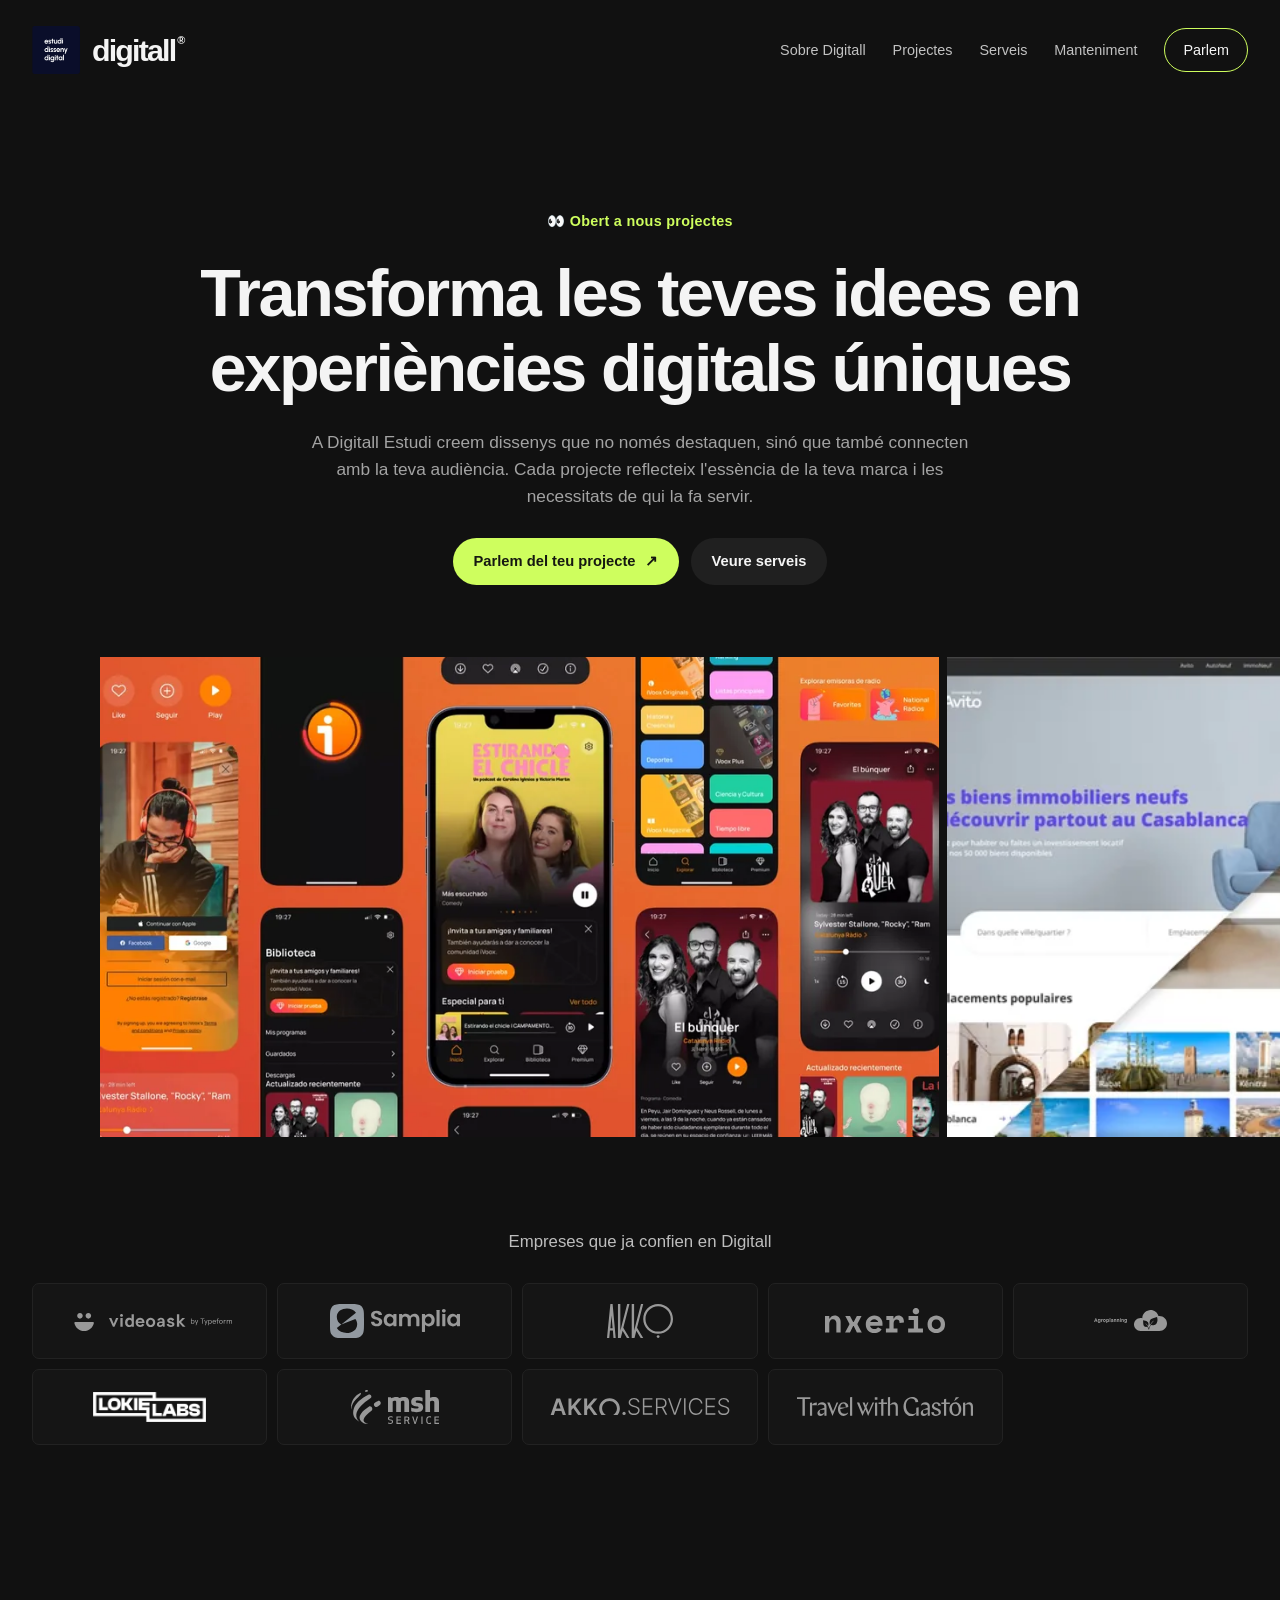
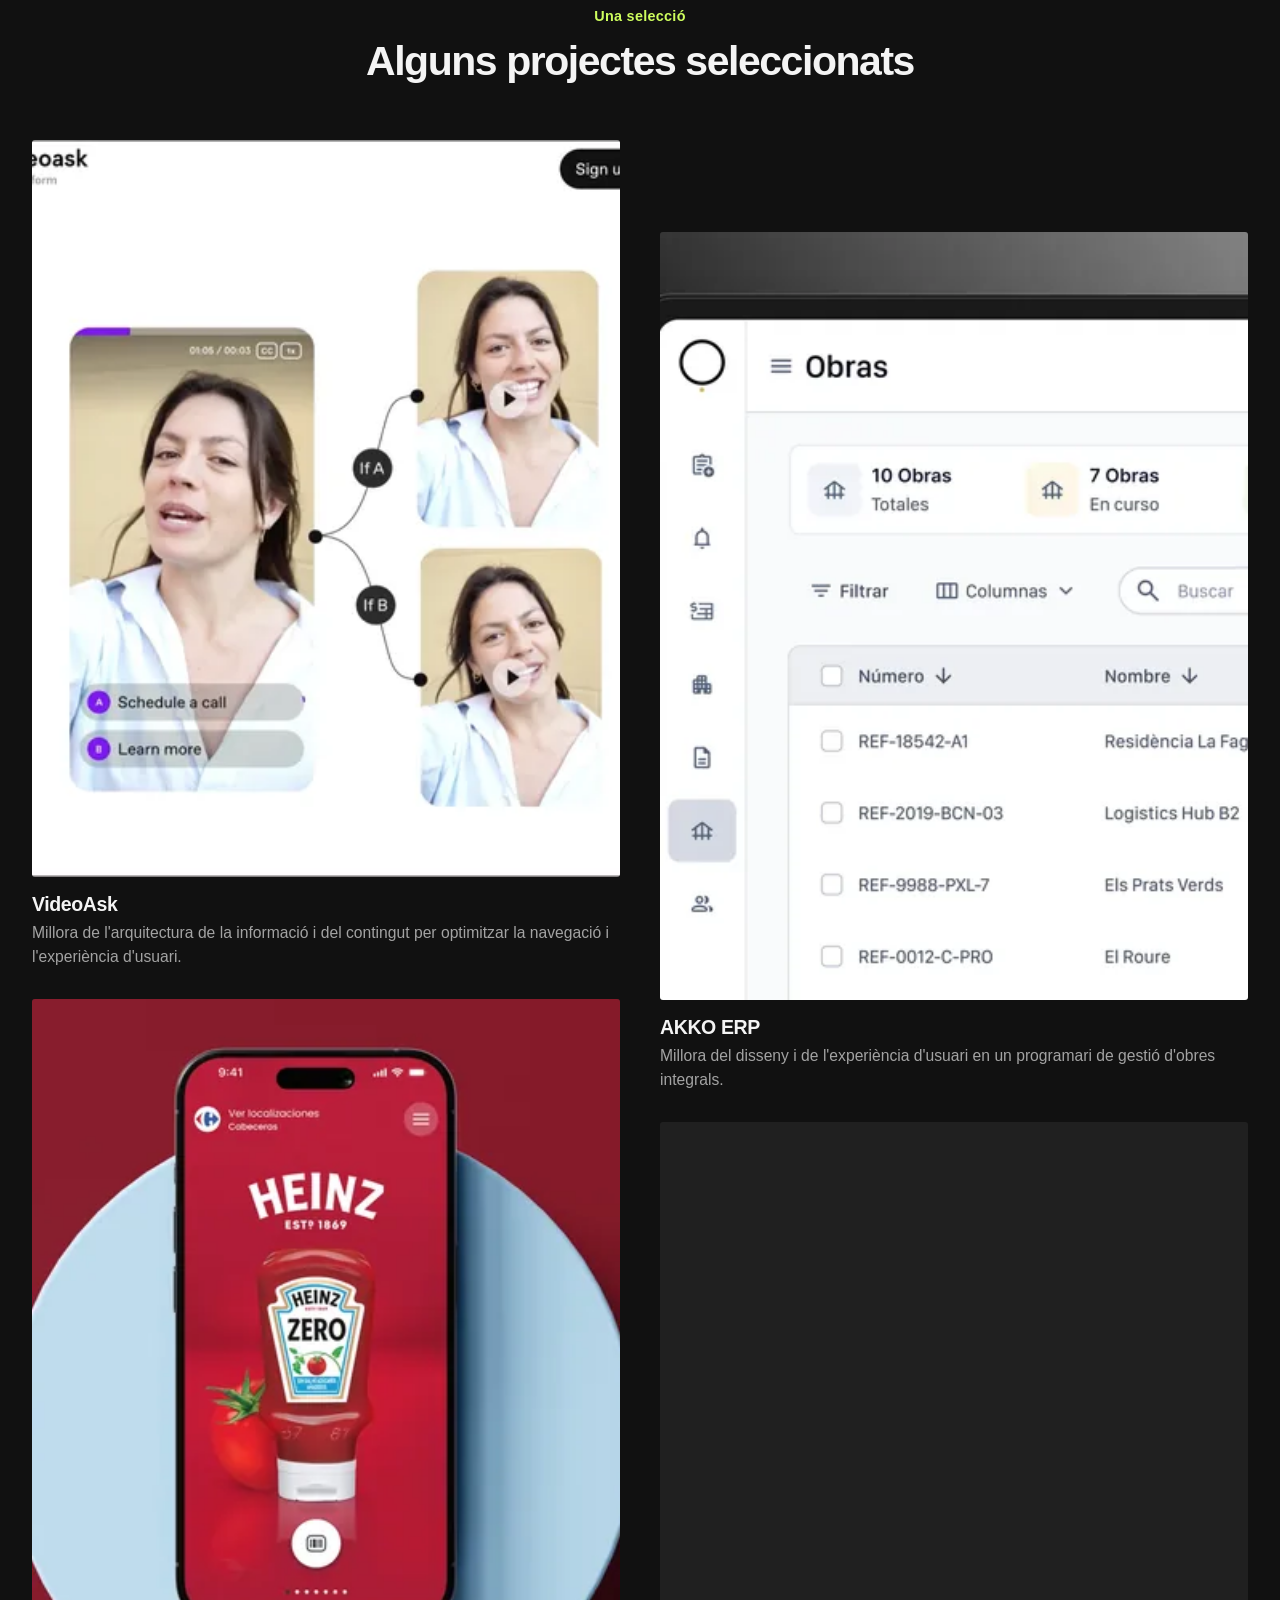
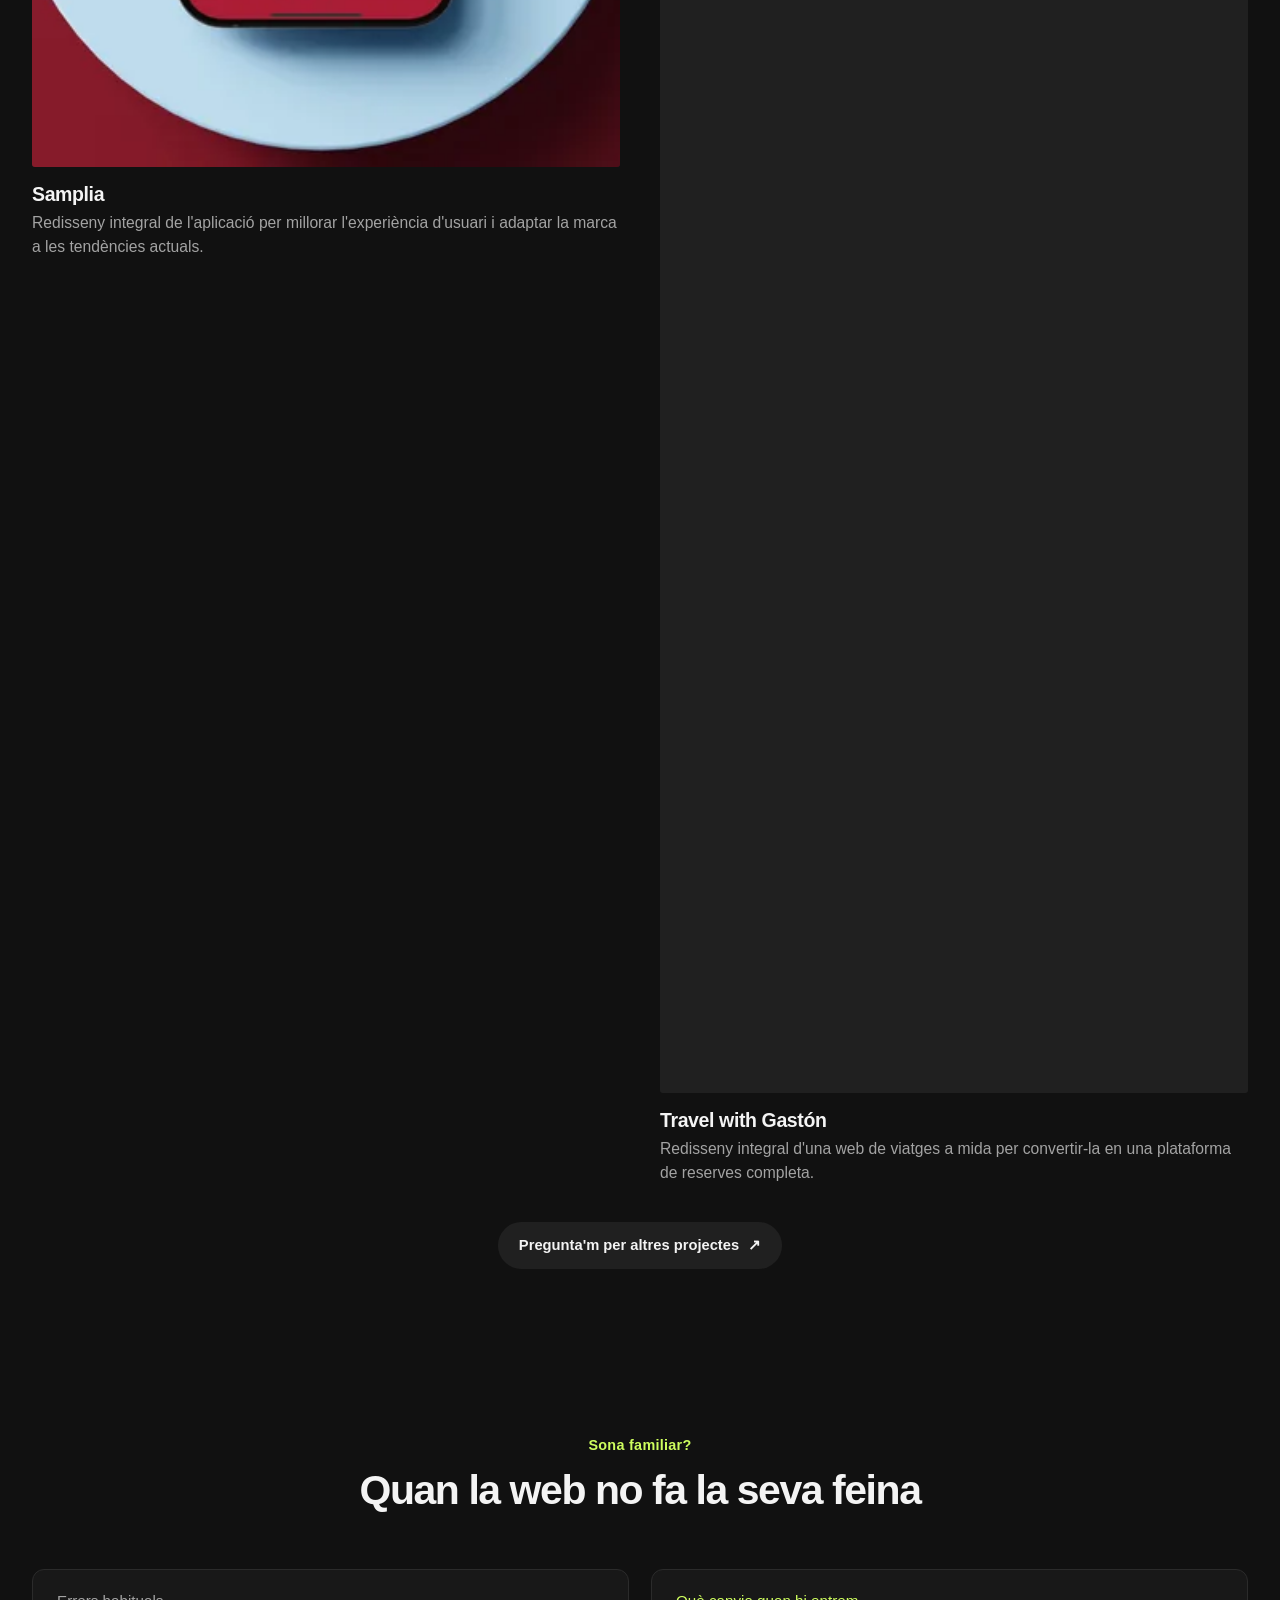
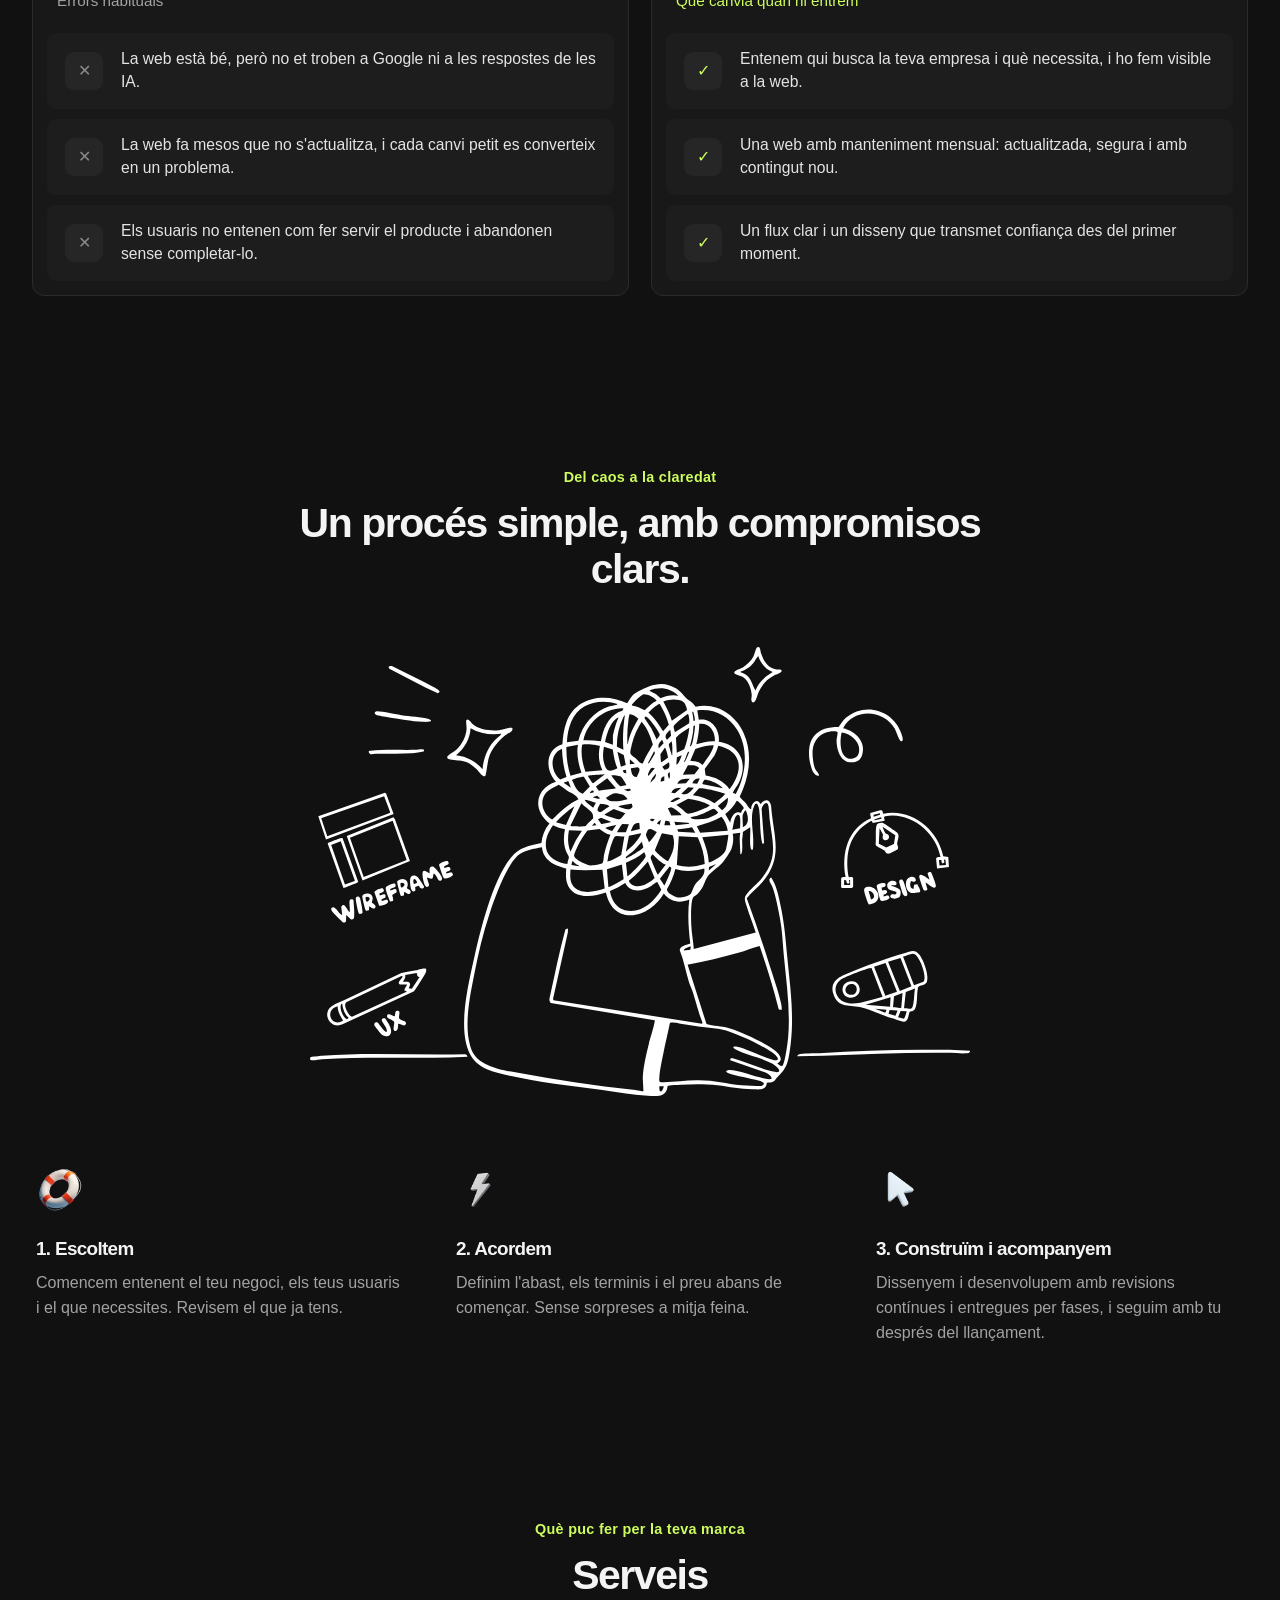
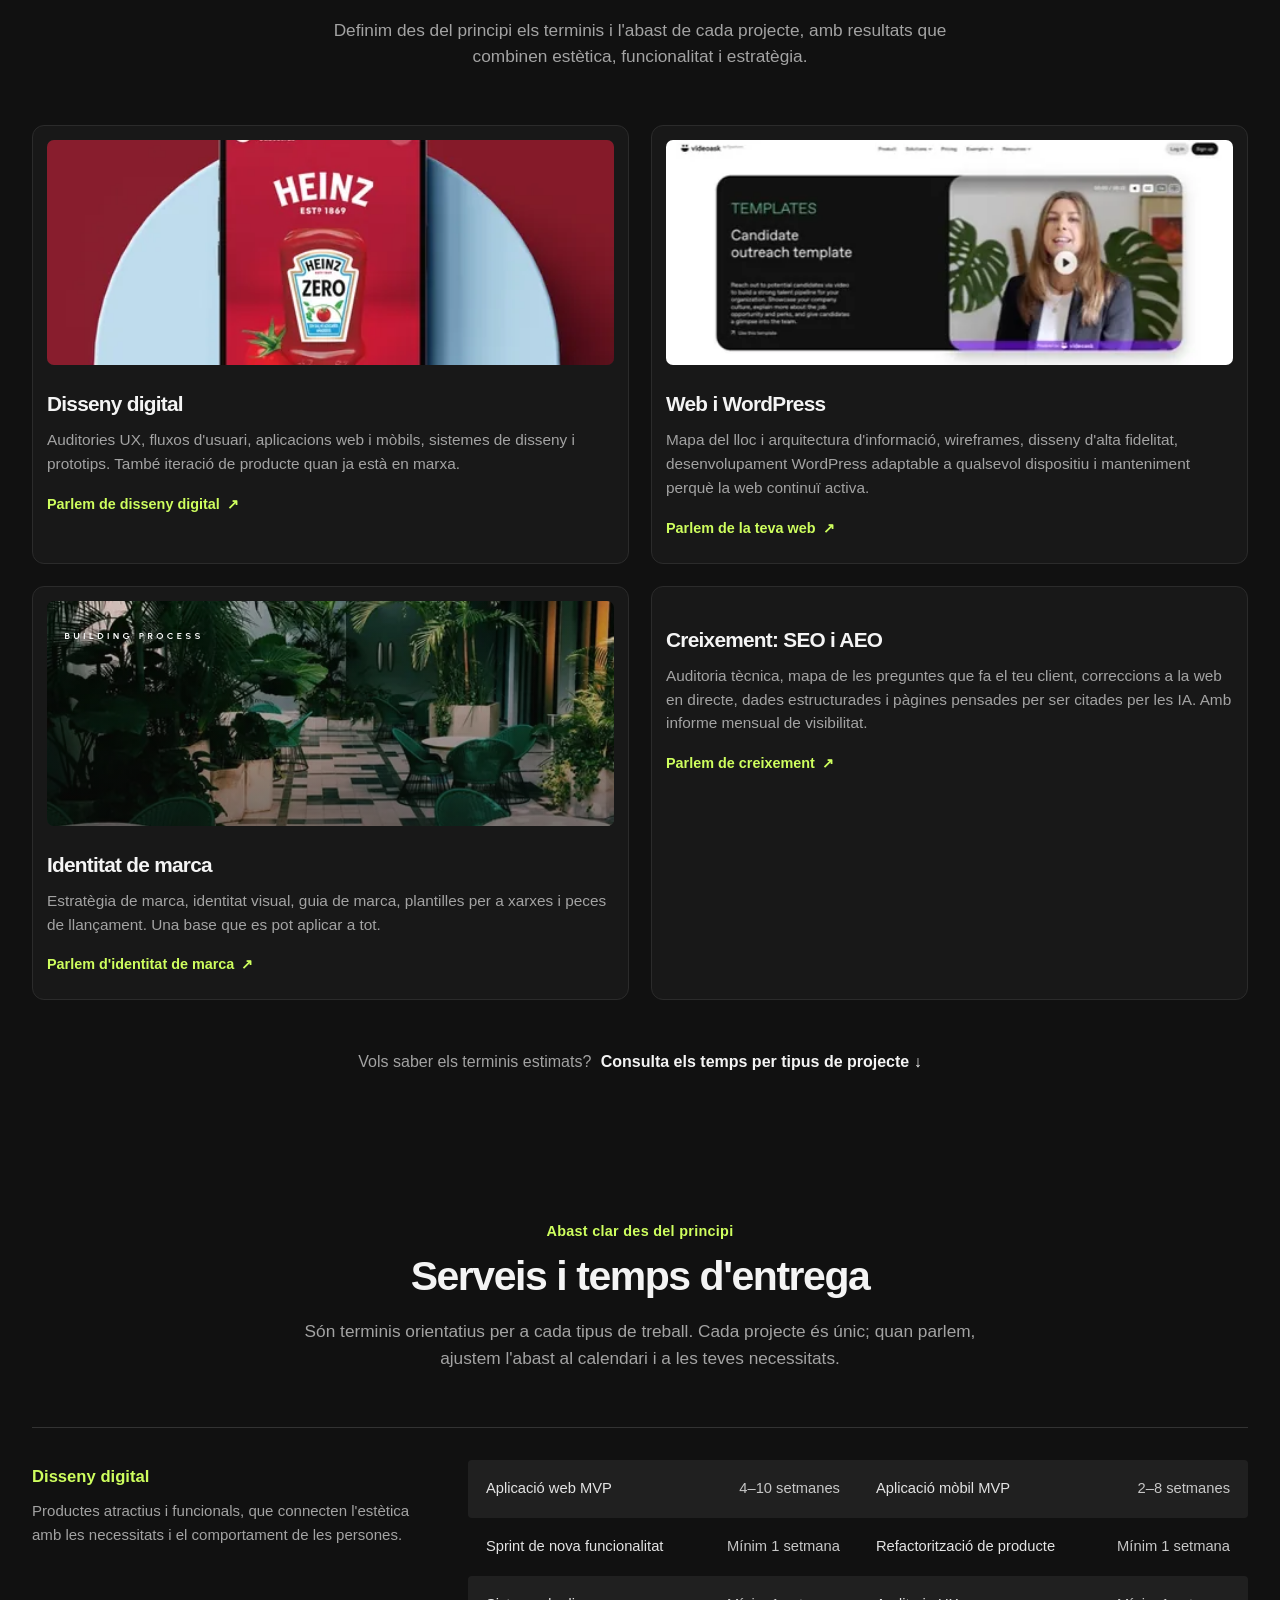
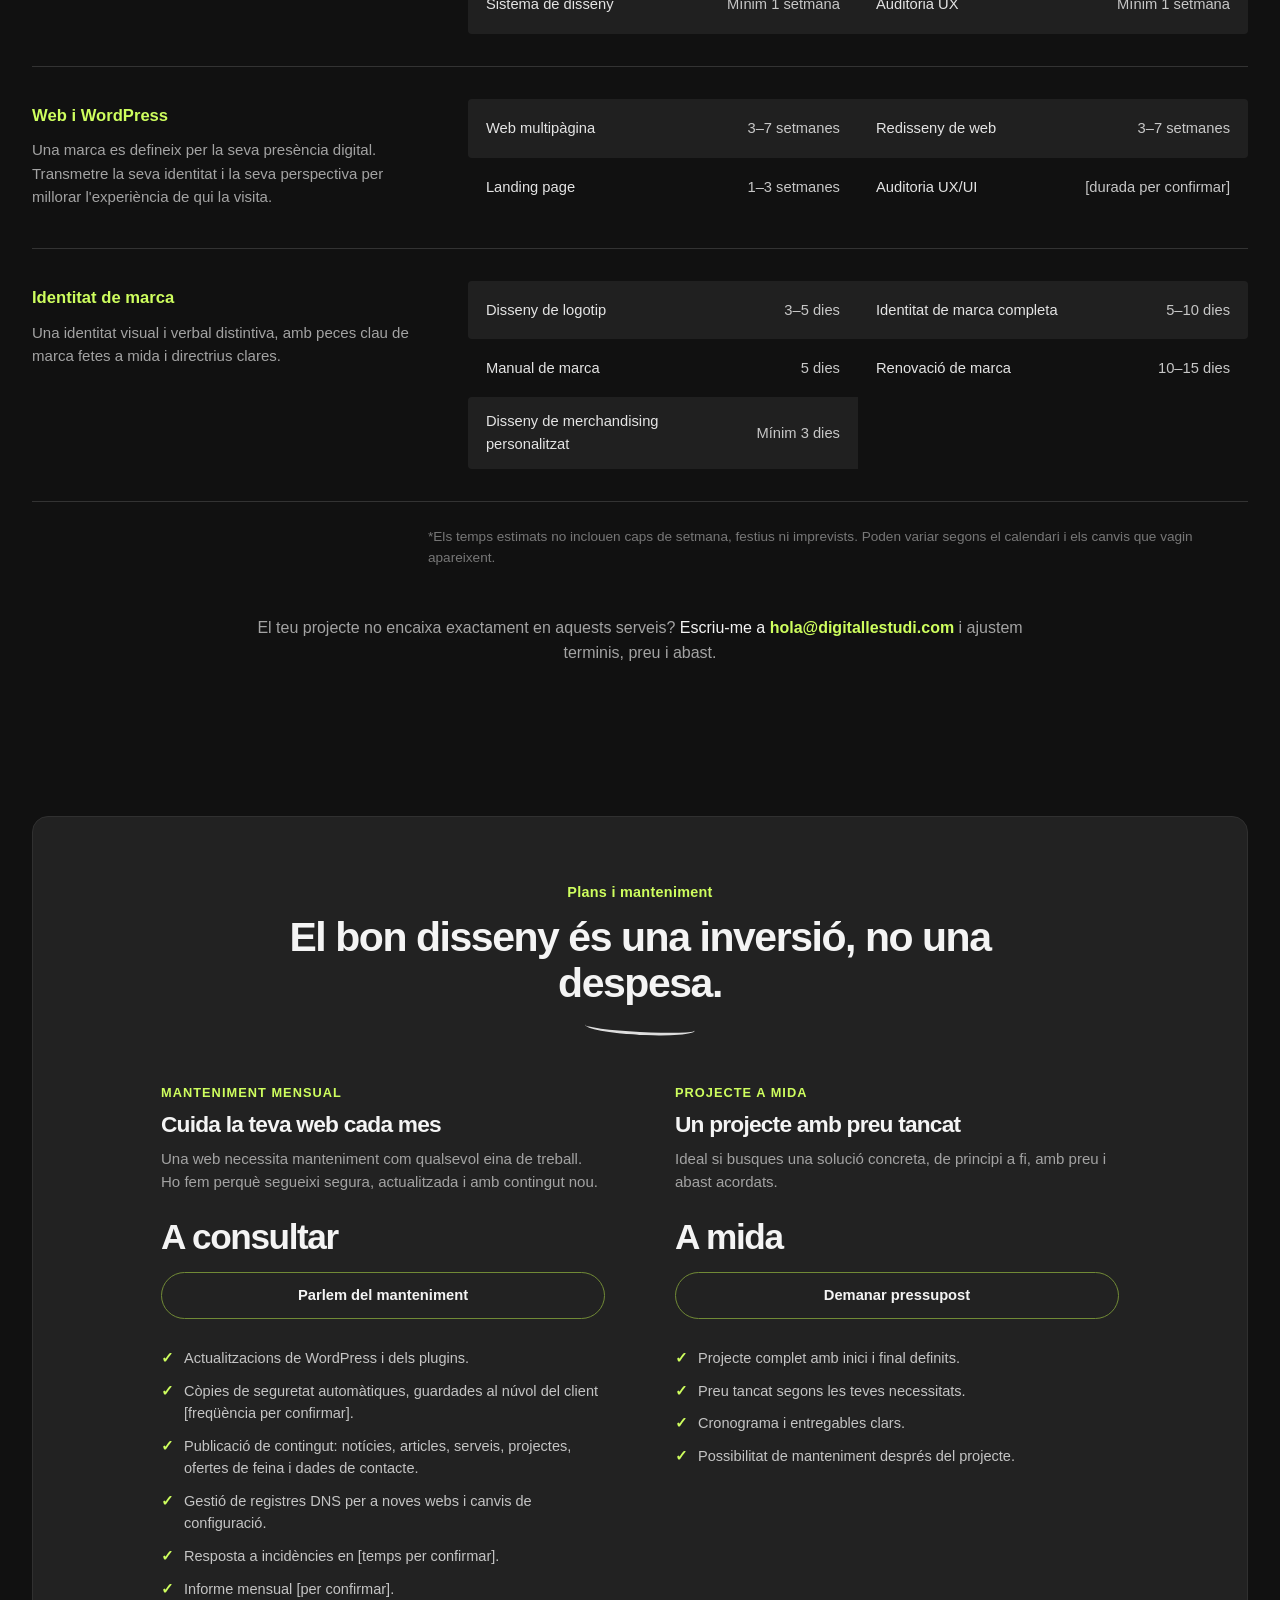
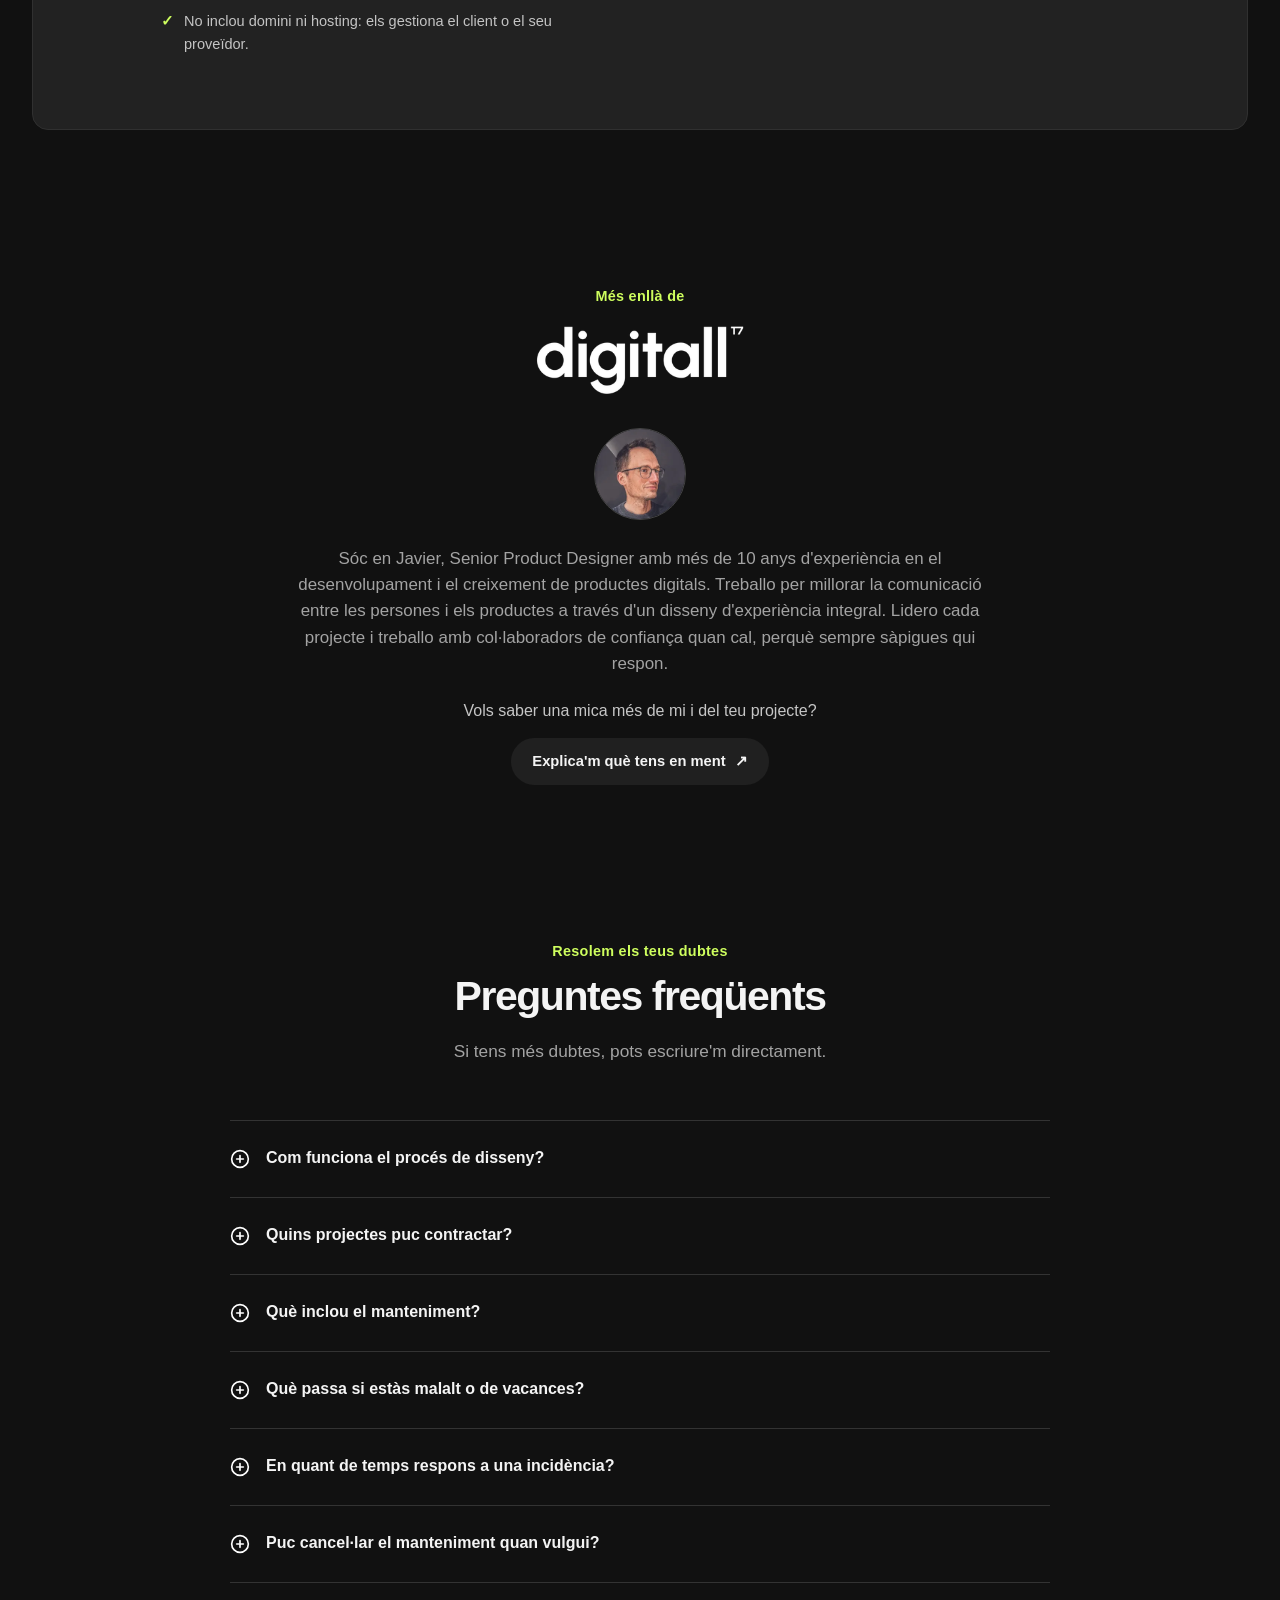
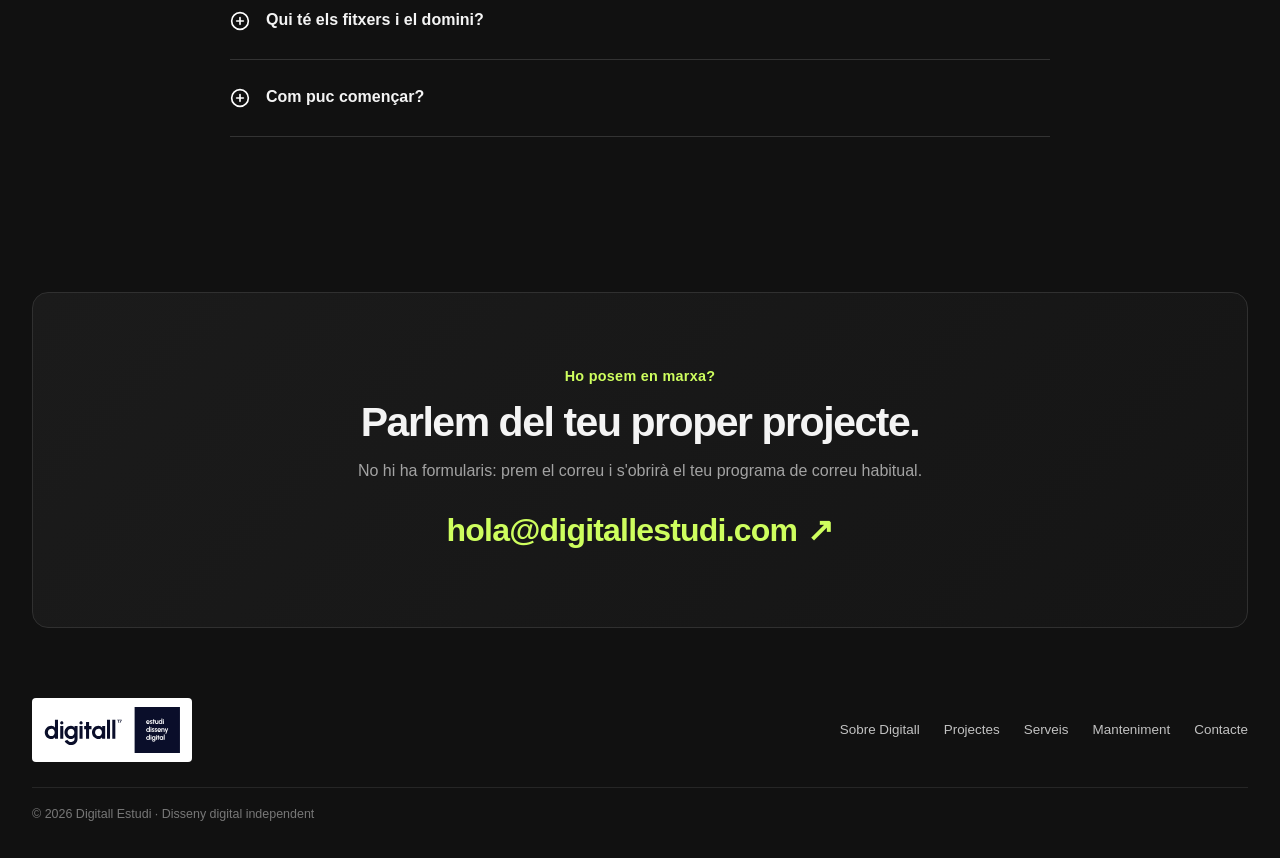
<file: index.html>
<!doctype html>
<html lang="ca">
<head>
  <meta charset="utf-8">
  <meta name="viewport" content="width=device-width, initial-scale=1">
  <meta name="theme-color" content="#111111">
  <meta name="color-scheme" content="dark">
  <meta name="robots" content="index,follow,max-image-preview:large">
  <meta name="author" content="Javier Traveset">
  <meta name="description" content="Disseny web, UX/UI, producte digital i identitat visual per a marques i equips. Sóc en Javier, Senior Product Designer de Digitall Estudi.">
  <title>Digitall Estudi | Disseny web, UX/UI i producte digital</title>
  <link rel="canonical" href="https://digitallestudi.com/">
  <link rel="icon" type="image/svg+xml" href="assets/Logo-square-negative.svg">
  <link rel="preload" as="image" href="assets/img/optimized/hero-ivoox-960.webp" imagesrcset="assets/img/optimized/hero-ivoox-480.webp 480w, assets/img/optimized/hero-ivoox-768.webp 768w, assets/img/optimized/hero-ivoox-960.webp 960w, assets/img/optimized/hero-ivoox-1280.webp 1280w, assets/img/optimized/hero-ivoox-1600.webp 1600w, assets/img/optimized/hero-ivoox-1800.webp 1800w" imagesizes="(max-width: 700px) 72vw, 65vw" fetchpriority="high">
  <link rel="stylesheet" href="styles.css">
  <meta property="og:type" content="website">
  <meta property="og:locale" content="ca_ES">
  <meta property="og:site_name" content="Digitall Estudi">
  <meta property="og:title" content="Digitall Estudi | Disseny web, UX/UI i producte digital">
  <meta property="og:description" content="Disseny web, UX/UI, producte digital i identitat visual per a marques i equips. Parlem del teu projecte.">
  <meta property="og:url" content="https://digitallestudi.com/">
  <meta property="og:image" content="https://digitallestudi.com/assets/og-digitall.webp">
  <meta property="og:image:width" content="1200">
  <meta property="og:image:height" content="630">
  <meta property="og:image:alt" content="Digitall Estudi: disseny web, producte digital i identitat visual">
  <meta name="twitter:card" content="summary_large_image">
  <meta name="twitter:title" content="Digitall Estudi | Disseny web, UX/UI i producte digital">
  <meta name="twitter:description" content="Disseny web, UX/UI, producte digital i identitat visual per a marques i equips.">
  <meta name="twitter:image" content="https://digitallestudi.com/assets/og-digitall.webp">
  <script type="application/ld+json">
  {
    "@context": "https://schema.org",
    "@graph": [
      {
        "@type": "WebSite",
        "@id": "https://digitallestudi.com/#website",
        "url": "https://digitallestudi.com/",
        "name": "Digitall Estudi",
        "inLanguage": "ca-ES",
        "publisher": { "@id": "https://digitallestudi.com/#javier-traveset" }
      },
      {
        "@type": "Person",
        "@id": "https://digitallestudi.com/#javier-traveset",
        "name": "Javier Traveset",
        "jobTitle": "Senior Product Designer",
        "description": "Dissenyador de producte digital especialitzat en disseny web, UX/UI i identitat visual.",
        "email": "hola@digitallestudi.com",
        "url": "https://digitallestudi.com/",
        "worksFor": { "@type": "Organization", "name": "Digitall Estudi", "url": "https://digitallestudi.com/" }
      }
    ]
  }
  </script>
</head>
<body>
  <header class="site-header wrap" id="inici">
    <a class="brand" href="#inici" aria-label="Digitall Estudi, inici">
      <img class="brand-symbol" src="assets/Símbol-negative.svg" alt="">
      <span class="brand-name">digitall<sup>®</sup></span>
    </a>
    <nav class="main-nav" aria-label="Navegació principal">
      <a href="#sobre-digitall">Sobre Digitall</a>
      <a href="#projectes">Projectes</a>
      <a href="#serveis">Serveis</a>
      <a href="#manteniment">Manteniment</a>
      <a class="nav-contact" href="mailto:hola@digitallestudi.com?subject=Parlem%20del%20teu%20projecte">Parlem</a>
    </nav>
  </header>

  <main>
    <section class="hero wrap" aria-labelledby="hero-title">
      <p class="eyebrow"><span aria-hidden="true">👀</span> Obert a nous projectes</p>
      <h1 id="hero-title">Transforma les teves idees en experiències digitals úniques</h1>
      <p class="hero-intro">A Digitall Estudi creem dissenys que no només destaquen, sinó que també connecten amb la teva audiència. Cada projecte reflecteix l'essència de la teva marca i les necessitats de qui la fa servir.</p>
      <div class="hero-actions">
        <a class="button button-primary" href="mailto:hola@digitallestudi.com?subject=Parlem%20del%20teu%20projecte">Parlem del teu projecte <span aria-hidden="true">↗</span></a>
        <a class="button button-quiet" href="#serveis">Veure serveis</a>
      </div>
    </section>

    <div class="hero-art" role="group" aria-label="Selecció de projectes de producte digital i disseny web">
      <img class="hero-art-main" srcset="assets/img/optimized/hero-ivoox-480.webp 480w, assets/img/optimized/hero-ivoox-768.webp 768w, assets/img/optimized/hero-ivoox-960.webp 960w, assets/img/optimized/hero-ivoox-1280.webp 1280w, assets/img/optimized/hero-ivoox-1600.webp 1600w, assets/img/optimized/hero-ivoox-1800.webp 1800w" sizes="(max-width: 700px) 72vw, 65vw" src="assets/img/optimized/hero-ivoox-1280.webp" alt="Disseny de producte digital per a iVoox" fetchpriority="high" width="1280" height="910" decoding="async">
      <img class="hero-art-side" srcset="assets/img/optimized/hero-avito-480.webp 480w, assets/img/optimized/hero-avito-768.webp 768w, assets/img/optimized/hero-avito-960.webp 960w, assets/img/optimized/hero-avito-1200.webp 1200w" sizes="(max-width: 700px) 30vw, 26vw" src="assets/img/optimized/hero-avito-960.webp" alt="Disseny web per a Avito" width="960" height="720" decoding="async" loading="eager">
    </div>

    <section class="clients wrap" aria-labelledby="clients-title">
      <p class="section-kicker" id="clients-title">Empreses que ja confien en Digitall</p>
      <div class="client-grid">
        <div class="client-logo client-videoask" aria-label="VideoAsk"><img src="assets/img/logo-videoask-mark.svg" loading="lazy" decoding="async" alt=""><img src="assets/img/logo-videoask-word.svg" loading="lazy" decoding="async" alt="VideoAsk"></div>
        <div class="client-logo client-samplia" aria-label="Samplia"><img src="assets/img/logo-samplia-mark.svg" loading="lazy" decoding="async" alt=""><img src="assets/img/logo-samplia-word.svg" loading="lazy" decoding="async" alt="Samplia"></div>
        <div class="client-logo"><img src="assets/img/logo-akko.svg" loading="lazy" decoding="async" alt="AKKO"></div>
        <div class="client-logo"><img src="assets/img/logo-nxerio.svg" loading="lazy" decoding="async" alt="nxerio"></div>
        <div class="client-logo client-agro"><img src="assets/img/logo-agroplanning-mark.svg" loading="lazy" decoding="async" alt=""><img src="assets/img/logo-agroplanning-word.svg" loading="lazy" decoding="async" alt="Agroplanning"></div>
        <div class="client-logo"><img src="assets/img/logo-loki-labs.webp" loading="lazy" decoding="async" alt="LOKI LABS" width="500" height="132"></div>
        <div class="client-logo"><img src="assets/img/logo-msh.svg" loading="lazy" decoding="async" alt="MSH Service"></div>
        <div class="client-logo"><img src="assets/img/logo-akko-services.svg" loading="lazy" decoding="async" alt="AKKO Services"></div>
        <div class="client-logo"><img src="assets/img/logo-travel-gaston.svg" loading="lazy" decoding="async" alt="Travel with Gastón"></div>
      </div>
    </section>

    <section class="projects wrap" id="projectes" aria-labelledby="projects-title">
      <div class="section-heading">
        <p class="green-label">Una selecció</p>
        <h2 id="projects-title">Alguns projectes seleccionats</h2>
      </div>
      <div class="project-grid">
        <div class="project-column">
          <article class="project-card">
            <img srcset="assets/img/optimized/project-videoask-480.webp 480w, assets/img/optimized/project-videoask-768.webp 768w, assets/img/optimized/project-videoask-960.webp 960w, assets/img/optimized/project-videoask-1200.webp 1200w" sizes="(max-width: 768px) calc(100vw - 40px), 45vw" src="assets/img/optimized/project-videoask-768.webp" alt="Disseny de l'experiència de VideoAsk" loading="lazy" decoding="async" width="768" height="737">
            <h3>VideoAsk</h3>
            <p>Millora de l'arquitectura de la informació i del contingut per optimitzar la navegació i l'experiència d'usuari.</p>
          </article>
          <article class="project-card">
            <img srcset="assets/img/optimized/project-samplia-480.webp 480w, assets/img/optimized/project-samplia-768.webp 768w, assets/img/optimized/project-samplia-960.webp 960w, assets/img/optimized/project-samplia-1200.webp 1200w" sizes="(max-width: 768px) calc(100vw - 40px), 45vw" src="assets/img/optimized/project-samplia-768.webp" alt="Experiència mòbil de Samplia per a Heinz" loading="lazy" decoding="async" width="768" height="768">
            <h3>Samplia</h3>
            <p>Redisseny integral de l'aplicació per millorar l'experiència d'usuari i adaptar la marca a les tendències actuals.</p>
          </article>
        </div>
        <div class="project-column project-column-offset">
          <article class="project-card">
            <img srcset="assets/img/optimized/project-akko-480.webp 480w, assets/img/optimized/project-akko-768.webp 768w, assets/img/optimized/project-akko-960.webp 960w, assets/img/optimized/project-akko-1200.webp 1200w" sizes="(max-width: 768px) calc(100vw - 40px), 45vw" src="assets/img/optimized/project-akko-768.webp" alt="Interfície del producte AKKO ERP" loading="lazy" decoding="async" width="768" height="768">
            <h3>AKKO ERP</h3>
            <p>Millora del disseny i de l'experiència d'usuari en un programari de gestió d'obres integrals.</p>
          </article>
          <article class="project-card project-travel">
            <img srcset="assets/img/optimized/project-travel-480.webp 480w, assets/img/optimized/project-travel-550.webp 550w" sizes="(max-width: 768px) calc(100vw - 40px), 45vw" src="assets/img/optimized/project-travel-480.webp" alt="Disseny de l'experiència digital de Travel with Gastón" loading="lazy" decoding="async" width="480" height="1571">
            <h3>Travel with Gastón</h3>
            <p>Redisseny integral d'una web de viatges a mida per convertir-la en una plataforma de reserves completa.</p>
          </article>
        </div>
      </div>
      <p class="section-cta"><a class="button button-quiet" href="mailto:hola@digitallestudi.com?subject=Vull%20conèixer%20més%20projectes">Pregunta'm per altres projectes <span aria-hidden="true">↗</span></a></p>
    </section>

    <section class="problems wrap" id="problemes" aria-labelledby="problems-title">
      <div class="section-heading">
        <p class="green-label">Sona familiar?</p>
        <h2 id="problems-title">Quan la web no fa la seva feina</h2>
      </div>
      <div class="problem-panels">
        <div class="problem-panel">
          <h3>Errors habituals</h3>
          <div class="problem-item"><span class="mark" aria-hidden="true">✕</span><span>La web està bé, però no et troben a Google ni a les respostes de les IA.</span></div>
          <div class="problem-item"><span class="mark" aria-hidden="true">✕</span><span>La web fa mesos que no s'actualitza, i cada canvi petit es converteix en un problema.</span></div>
          <div class="problem-item"><span class="mark" aria-hidden="true">✕</span><span>Els usuaris no entenen com fer servir el producte i abandonen sense completar-lo.</span></div>
        </div>
        <div class="problem-panel problem-panel-solution">
          <h3>Què canvia quan hi entrem</h3>
          <div class="problem-item"><span class="mark" aria-hidden="true">✓</span><span>Entenem qui busca la teva empresa i què necessita, i ho fem visible a la web.</span></div>
          <div class="problem-item"><span class="mark" aria-hidden="true">✓</span><span>Una web amb manteniment mensual: actualitzada, segura i amb contingut nou.</span></div>
          <div class="problem-item"><span class="mark" aria-hidden="true">✓</span><span>Un flux clar i un disseny que transmet confiança des del primer moment.</span></div>
        </div>
      </div>
    </section>

    <section class="approach wrap" id="proces" aria-labelledby="approach-title">
      <p class="green-label">Del caos a la claredat</p>
      <h2 id="approach-title">Un procés simple, amb compromisos clars.</h2>
      <img class="approach-illustration" src="assets/img/idea-illustration.svg" alt="Il·lustració sobre el procés d'ordenar idees i convertir-les en disseny" loading="lazy" decoding="async">
      <div class="benefit-grid">
        <article class="benefit-card">
          <img src="assets/img/benefit-contribution.webp" alt="" loading="lazy" decoding="async" width="160" height="152">
          <h3>1. Escoltem</h3>
          <p>Comencem entenent el teu negoci, els teus usuaris i el que necessites. Revisem el que ja tens.</p>
        </article>
        <article class="benefit-card">
          <img src="assets/img/benefit-results.webp" alt="" loading="lazy" decoding="async" width="160" height="160">
          <h3>2. Acordem</h3>
          <p>Definim l'abast, els terminis i el preu abans de començar. Sense sorpreses a mitja feina.</p>
        </article>
        <article class="benefit-card">
          <img src="assets/img/benefit-process.webp" alt="" loading="lazy" decoding="async" width="160" height="160">
          <h3>3. Construïm i acompanyem</h3>
          <p>Dissenyem i desenvolupem amb revisions contínues i entregues per fases, i seguim amb tu després del llançament.</p>
        </article>
      </div>
    </section>

    <section class="services wrap" id="serveis" aria-labelledby="services-title">
      <div class="section-heading">
        <p class="green-label">Què puc fer per la teva marca</p>
        <h2 id="services-title">Serveis</h2>
        <p class="section-intro">Definim des del principi els terminis i l'abast de cada projecte, amb resultats que combinen estètica, funcionalitat i estratègia.</p>
      </div>
      <div class="service-grid">
        <article class="service-card">
          <div class="service-image service-image-product"><img srcset="assets/img/optimized/project-samplia-480.webp 480w, assets/img/optimized/project-samplia-768.webp 768w, assets/img/optimized/project-samplia-960.webp 960w, assets/img/optimized/project-samplia-1200.webp 1200w" sizes="(max-width: 768px) calc(100vw - 40px), 45vw" src="assets/img/optimized/project-samplia-768.webp" alt="Producte digital dissenyat per a Samplia" loading="lazy" decoding="async" width="768" height="768"></div>
          <h3>Disseny digital</h3>
          <p>Auditories UX, fluxos d'usuari, aplicacions web i mòbils, sistemes de disseny i prototips. També iteració de producte quan ja està en marxa.</p>
          <a href="mailto:hola@digitallestudi.com?subject=Projecte%20de%20disseny%20digital">Parlem de disseny digital <span aria-hidden="true">↗</span></a>
        </article>
        <article class="service-card">
          <div class="service-image service-image-web"><img srcset="assets/img/optimized/service-web-480.webp 480w, assets/img/optimized/service-web-489.webp 489w" sizes="(max-width: 768px) calc(100vw - 40px), 30vw" src="assets/img/optimized/service-web-489.webp" alt="Exemple de disseny per a una experiència web" loading="lazy" decoding="async" width="489" height="1200"></div>
          <h3>Web i WordPress</h3>
          <p>Mapa del lloc i arquitectura d'informació, wireframes, disseny d'alta fidelitat, desenvolupament WordPress adaptable a qualsevol dispositiu i manteniment perquè la web continuï activa.</p>
          <a href="mailto:hola@digitallestudi.com?subject=Projecte%20web%20i%20WordPress">Parlem de la teva web <span aria-hidden="true">↗</span></a>
        </article>
        <article class="service-card">
          <div class="service-image service-image-identity">
            <img class="identity-photo" srcset="assets/img/optimized/service-identity-480.webp 480w, assets/img/optimized/service-identity-768.webp 768w" sizes="(max-width: 768px) calc(100vw - 40px), 30vw" src="assets/img/optimized/service-identity-768.webp" alt="Espai visual del projecte AKKO Building Process" loading="lazy" decoding="async" width="768" height="1024">
            <img class="identity-mark" src="assets/img/logo-building-process.svg" alt="AKKO Building Process" loading="lazy" decoding="async">
          </div>
          <h3>Identitat de marca</h3>
          <p>Estratègia de marca, identitat visual, guia de marca, plantilles per a xarxes i peces de llançament. Una base que es pot aplicar a tot.</p>
          <a href="mailto:hola@digitallestudi.com?subject=Projecte%20d'identitat%20de%20marca">Parlem d'identitat de marca <span aria-hidden="true">↗</span></a>
        </article>
        <article class="service-card service-card-text">
          <h3>Creixement: SEO i AEO</h3>
          <p>Auditoria tècnica, mapa de les preguntes que fa el teu client, correccions a la web en directe, dades estructurades i pàgines pensades per ser citades per les IA. Amb informe mensual de visibilitat.</p>
          <a href="mailto:hola@digitallestudi.com?subject=Creixement%20SEO%20i%20AEO">Parlem de creixement <span aria-hidden="true">↗</span></a>
        </article>
      </div>
      <p class="service-note">Vols saber els terminis estimats? <a href="#temps">Consulta els temps per tipus de projecte <span aria-hidden="true">↓</span></a></p>
    </section>

    <section class="timings wrap" id="temps" aria-labelledby="timings-title">
      <div class="section-heading">
        <p class="green-label">Abast clar des del principi</p>
        <h2 id="timings-title">Serveis i temps d'entrega</h2>
        <p class="section-intro">Són terminis orientatius per a cada tipus de treball. Cada projecte és únic; quan parlem, ajustem l'abast al calendari i a les teves necessitats.</p>
      </div>
      <div class="timing-list">
        <article class="timing-group">
          <div class="timing-description">
            <h3>Disseny digital</h3>
            <p>Productes atractius i funcionals, que connecten l'estètica amb les necessitats i el comportament de les persones.</p>
          </div>
          <div class="timing-rows" role="list" aria-label="Terminis de disseny digital">
            <div class="timing-row" role="listitem"><span>Aplicació web MVP</span><span>4–10 setmanes</span></div>
            <div class="timing-row" role="listitem"><span>Aplicació mòbil MVP</span><span>2–8 setmanes</span></div>
            <div class="timing-row" role="listitem"><span>Sprint de nova funcionalitat</span><span>Mínim 1 setmana</span></div>
            <div class="timing-row" role="listitem"><span>Refactorització de producte</span><span>Mínim 1 setmana</span></div>
            <div class="timing-row" role="listitem"><span>Sistema de disseny</span><span>Mínim 1 setmana</span></div>
            <div class="timing-row" role="listitem"><span>Auditoria UX</span><span>Mínim 1 setmana</span></div>
          </div>
        </article>
        <article class="timing-group">
          <div class="timing-description">
            <h3>Web i WordPress</h3>
            <p>Una marca es defineix per la seva presència digital. Transmetre la seva identitat i la seva perspectiva per millorar l'experiència de qui la visita.</p>
          </div>
          <div class="timing-rows" role="list" aria-label="Terminis de web i WordPress">
            <div class="timing-row" role="listitem"><span>Web multipàgina</span><span>3–7 setmanes</span></div>
            <div class="timing-row" role="listitem"><span>Redisseny de web</span><span>3–7 setmanes</span></div>
            <div class="timing-row" role="listitem"><span>Landing page</span><span>1–3 setmanes</span></div>
            <div class="timing-row" role="listitem"><span>Auditoria UX/UI</span><span>[durada per confirmar]</span></div>
          </div>
        </article>
        <article class="timing-group">
          <div class="timing-description">
            <h3>Identitat de marca</h3>
            <p>Una identitat visual i verbal distintiva, amb peces clau de marca fetes a mida i directrius clares.</p>
          </div>
          <div class="timing-rows" role="list" aria-label="Terminis d'identitat de marca">
            <div class="timing-row" role="listitem"><span>Disseny de logotip</span><span>3–5 dies</span></div>
            <div class="timing-row" role="listitem"><span>Identitat de marca completa</span><span>5–10 dies</span></div>
            <div class="timing-row" role="listitem"><span>Manual de marca</span><span>5 dies</span></div>
            <div class="timing-row" role="listitem"><span>Renovació de marca</span><span>10–15 dies</span></div>
            <div class="timing-row" role="listitem"><span>Disseny de merchandising personalitzat</span><span>Mínim 3 dies</span></div>
          </div>
        </article>
      </div>
      <p class="timing-footnote">*Els temps estimats no inclouen caps de setmana, festius ni imprevists. Poden variar segons el calendari i els canvis que vagin apareixent.</p>
      <p class="timing-contact">El teu projecte no encaixa exactament en aquests serveis? <a href="mailto:hola@digitallestudi.com?subject=Consulta%20sobre%20un%20projecte">Escriu-me a <strong>hola@digitallestudi.com</strong></a> i ajustem terminis, preu i abast.</p>
    </section>

    <section class="pricing wrap" id="manteniment" aria-labelledby="pricing-title">
      <p class="green-label">Plans i manteniment</p>
      <h2 id="pricing-title">El bon disseny és una inversió, no una despesa.</h2>
      <div class="pricing-rule" aria-hidden="true"></div>
      <div class="plan-grid">
        <article class="plan-card">
          <p class="plan-label">Manteniment mensual</p>
          <h3>Cuida la teva web cada mes</h3>
          <p>Una web necessita manteniment com qualsevol eina de treball. Ho fem perquè segueixi segura, actualitzada i amb contingut nou.</p>
          <p class="price">A consultar</p>
          <a class="button button-outline" href="mailto:hola@digitallestudi.com?subject=Manteniment%20web">Parlem del manteniment</a>
          <ul>
            <li>Actualitzacions de WordPress i dels plugins.</li>
            <li>Còpies de seguretat automàtiques, guardades al núvol del client [freqüència per confirmar].</li>
            <li>Publicació de contingut: notícies, articles, serveis, projectes, ofertes de feina i dades de contacte.</li>
            <li>Gestió de registres DNS per a noves webs i canvis de configuració.</li>
            <li>Resposta a incidències en [temps per confirmar].</li>
            <li>Informe mensual [per confirmar].</li>
            <li>No inclou domini ni hosting: els gestiona el client o el seu proveïdor.</li>
          </ul>
        </article>
        <article class="plan-card">
          <p class="plan-label">Projecte a mida</p>
          <h3>Un projecte amb preu tancat</h3>
          <p>Ideal si busques una solució concreta, de principi a fi, amb preu i abast acordats.</p>
          <p class="price">A mida</p>
          <a class="button button-outline" href="mailto:hola@digitallestudi.com?subject=Pressupost%20per%20a%20un%20projecte">Demanar pressupost</a>
          <ul>
            <li>Projecte complet amb inici i final definits.</li>
            <li>Preu tancat segons les teves necessitats.</li>
            <li>Cronograma i entregables clars.</li>
            <li>Possibilitat de manteniment després del projecte.</li>
          </ul>
        </article>
      </div>
    </section>

    <section class="about wrap" id="sobre-digitall" aria-labelledby="about-title">
      <p class="green-label">Més enllà de</p>
      <h2 id="about-title"><img class="about-wordmark" srcset="assets/img/optimized/logo-negative-320.webp 320w, assets/img/optimized/logo-negative-640.webp 640w" sizes="210px" src="assets/img/optimized/logo-negative-320.webp" alt="Digitall Estudi" width="320" height="104" decoding="async"></h2>
      <img class="about-avatar" srcset="assets/img/optimized/javier-240.webp" sizes="92px" src="assets/img/optimized/javier-240.webp" alt="Retrat de Javier" loading="lazy" decoding="async" width="240" height="240">
      <p class="about-copy">Sóc en Javier, Senior Product Designer amb més de 10 anys d'experiència en el desenvolupament i el creixement de productes digitals. Treballo per millorar la comunicació entre les persones i els productes a través d'un disseny d'experiència integral. Lidero cada projecte i treballo amb col·laboradors de confiança quan cal, perquè sempre sàpigues qui respon.</p>
      <p class="about-prompt">Vols saber una mica més de mi i del teu projecte?</p>
      <a class="button button-quiet" href="mailto:hola@digitallestudi.com?subject=Vull%20parlar%20d'un%20projecte">Explica'm què tens en ment <span aria-hidden="true">↗</span></a>
    </section>

    <section class="faq wrap" id="preguntes" aria-labelledby="faq-title">
      <div class="section-heading">
        <p class="green-label">Resolem els teus dubtes</p>
        <h2 id="faq-title">Preguntes freqüents</h2>
        <p class="section-intro">Si tens més dubtes, pots escriure'm directament.</p>
      </div>
      <div class="faq-list">
        <details>
          <summary><img src="assets/img/plus-circle.svg" alt=""><span>Com funciona el procés de disseny?</span></summary>
          <p>Comencem entenent l'objectiu, el context i les necessitats. Acordem l'abast i els terminis abans de dissenyar, i revisem amb tu cada entrega.</p>
        </details>
        <details>
          <summary><img src="assets/img/plus-circle.svg" alt=""><span>Quins projectes puc contractar?</span></summary>
          <p>Disseny digital, web i WordPress, identitat de marca i creixement amb SEO i AEO. A la secció de serveis trobaràs els temps orientatius de cada tipus de projecte.</p>
        </details>
        <details>
          <summary><img src="assets/img/plus-circle.svg" alt=""><span>Què inclou el manteniment?</span></summary>
          <p>Actualitzacions, còpies de seguretat, publicació de contingut, gestió de registres DNS i un informe mensual. El domini i el hosting no estan inclosos.</p>
        </details>
        <details>
          <summary><img src="assets/img/plus-circle.svg" alt=""><span>Què passa si estàs malalt o de vacances?</span></summary>
          <p>[Per confirmar: qui cobreix les incidències i com s'avisa.]</p>
        </details>
        <details>
          <summary><img src="assets/img/plus-circle.svg" alt=""><span>En quant de temps respons a una incidència?</span></summary>
          <p>[Per confirmar: temps de resposta.]</p>
        </details>
        <details>
          <summary><img src="assets/img/plus-circle.svg" alt=""><span>Puc cancel·lar el manteniment quan vulgui?</span></summary>
          <p>Sí. Si ho cancel·les, reps la web completa: fitxers, còpies de seguretat i accessos, amb una nota de traspàs.</p>
        </details>
        <details>
          <summary><img src="assets/img/plus-circle.svg" alt=""><span>Qui té els fitxers i el domini?</span></summary>
          <p>Tu. Els fitxers, el domini i els accessos són sempre teus.</p>
        </details>
        <details>
          <summary><img src="assets/img/plus-circle.svg" alt=""><span>Com puc començar?</span></summary>
          <p>Escriu a <a href="mailto:hola@digitallestudi.com?subject=Començar%20un%20projecte">hola@digitallestudi.com</a> amb unes línies sobre la teva idea. Et respondré per entendre què necessites.</p>
        </details>
      </div>
    </section>

    <section class="contact wrap" id="contacte" aria-labelledby="contact-title">
      <p class="green-label">Ho posem en marxa?</p>
      <h2 id="contact-title">Parlem del teu proper projecte.</h2>
      <p>No hi ha formularis: prem el correu i s'obrirà el teu programa de correu habitual.</p>
      <a class="contact-email" href="mailto:hola@digitallestudi.com?subject=Parlem%20del%20teu%20projecte">hola@digitallestudi.com <span aria-hidden="true">↗</span></a>
    </section>
  </main>

  <footer class="site-footer wrap">
    <a class="footer-brand" href="#inici" aria-label="Tornar a l'inici"><img src="assets/Marca.svg" alt="Digitall Estudi"></a>
    <nav class="footer-nav" aria-label="Navegació del peu de pàgina">
      <a href="#sobre-digitall">Sobre Digitall</a>
      <a href="#projectes">Projectes</a>
      <a href="#serveis">Serveis</a>
      <a href="#manteniment">Manteniment</a>
      <a href="#contacte">Contacte</a>
    </nav>
    <p class="copyright">© <span id="year">2026</span> Digitall Estudi · Disseny digital independent</p>
  </footer>
</body>
</html>
</file>
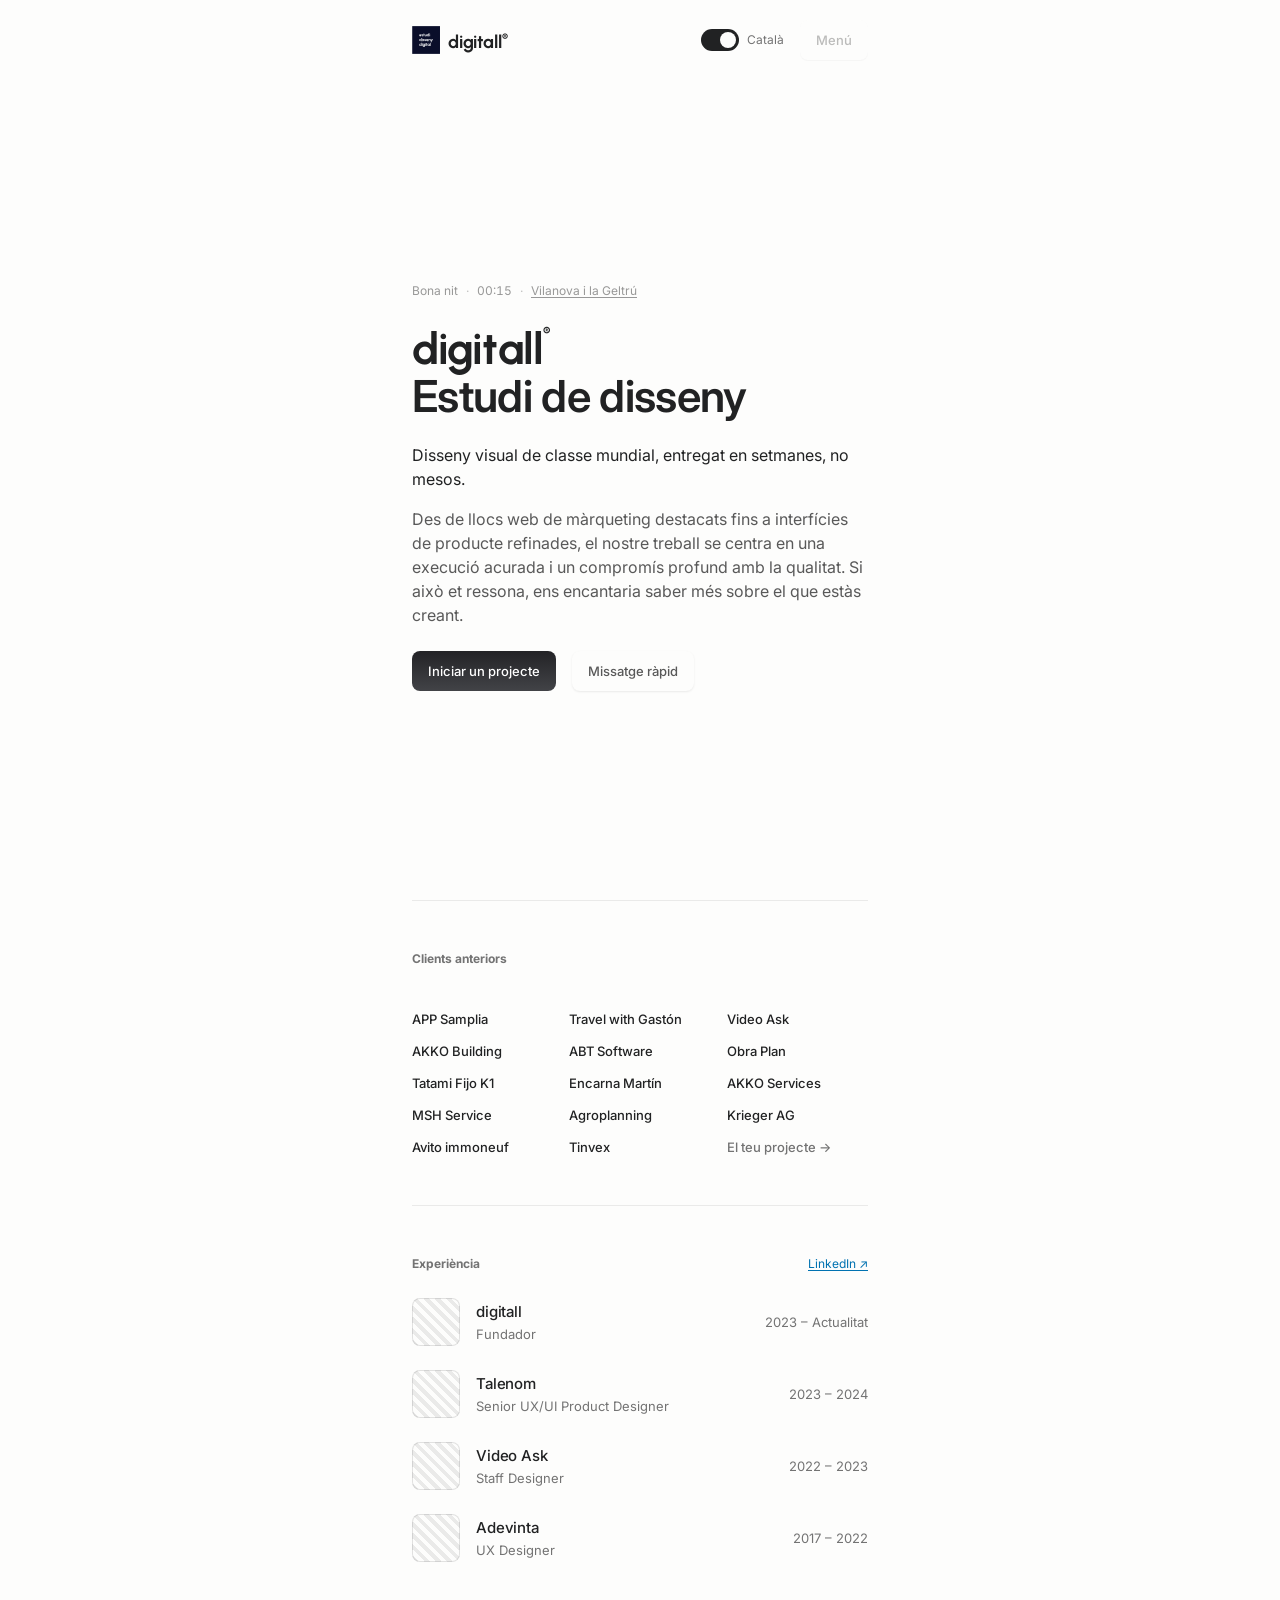
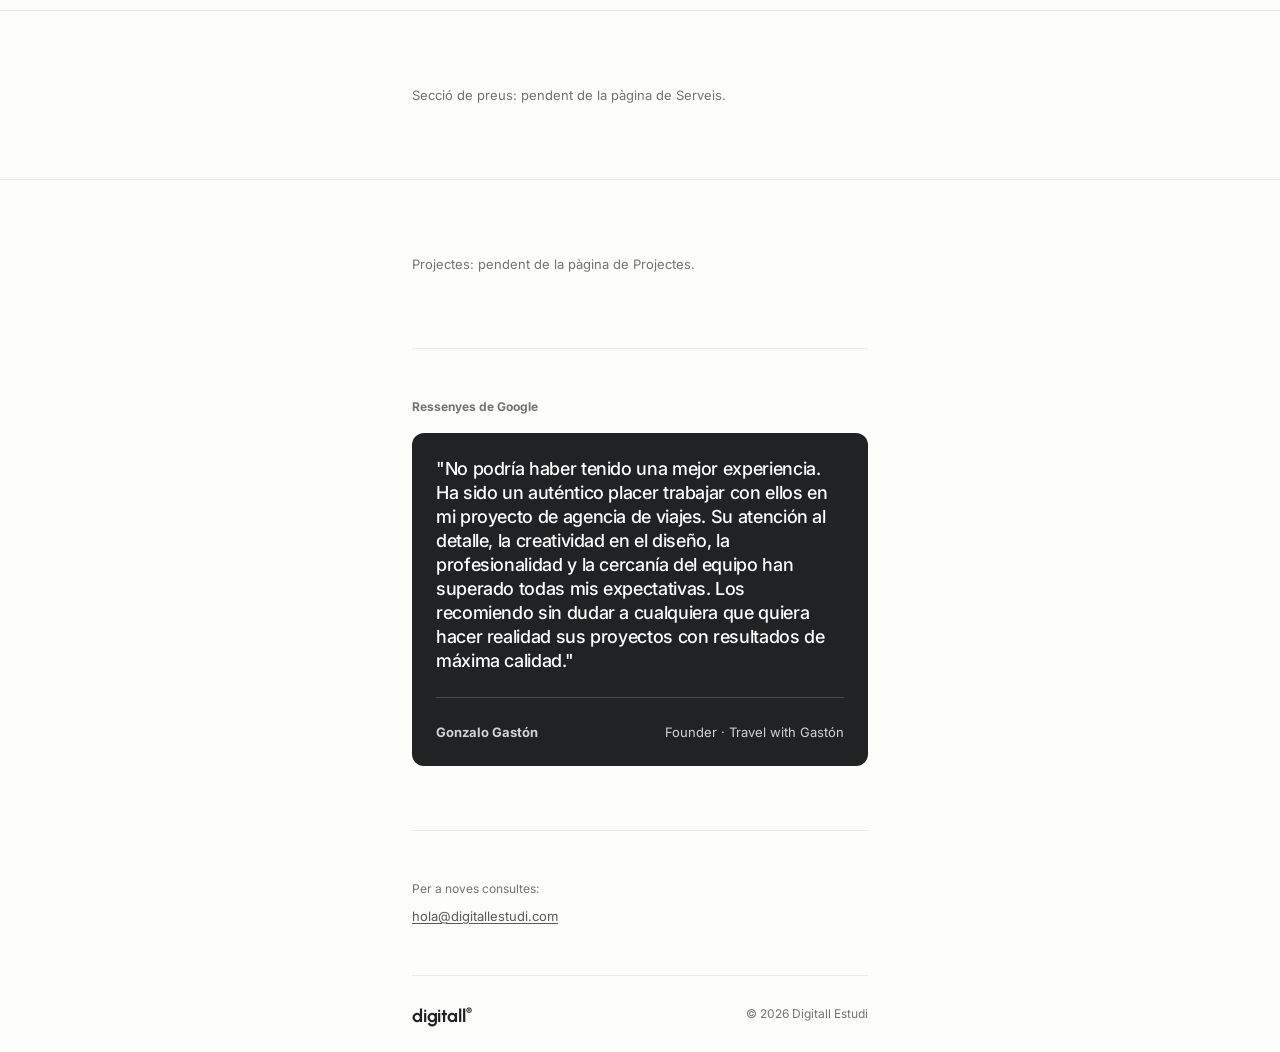
<file: v2/index.html>
<!doctype html>
<html lang="ca">
<head>
  <meta charset="utf-8">
  <meta name="viewport" content="width=device-width, initial-scale=1">
  <meta name="robots" content="noindex,nofollow">
  <title>Digitall Estudi · v2</title>
  <link rel="preconnect" href="https://fonts.googleapis.com">
  <link rel="preconnect" href="https://fonts.gstatic.com" crossorigin>
  <link rel="stylesheet" href="https://fonts.googleapis.com/css2?family=Inter:wght@400;500;600&family=Urbanist:wght@700;900&display=swap">
  <link rel="stylesheet" href="css/v2.css">
</head>
<body>
  <header class="site-header" id="capcalera" data-nav="off">
    <div class="wrap site-header-inner">
      <a class="brand" href="#inici" aria-label="Digitall Estudi, inici">
        <img src="../assets/Símbol-negative.svg" alt="" width="36" height="36">
        <span class="brand-name">digitall<sup>®</sup></span>
      </a>

      <nav class="main-nav" id="main-nav" aria-label="Navegació principal" data-nav>
        <a href="#estudi" data-ca="L'estudi" data-es="El estudio">L'estudi</a>
        <a href="#treballs" data-ca="Treballs" data-es="Trabajos">Treballs</a>
        <a href="#preus" data-ca="Preus" data-es="Precios">Preus</a>
        <a href="#projectes" data-ca="Projectes" data-es="Proyectos">Projectes</a>
      </nav>

      <div class="header-tools">
        <button class="lang-switch" type="button" role="switch" aria-checked="true" id="lang-switch">
          <span class="lang-track" aria-hidden="true"><span class="lang-dot"></span></span>
          <span class="lang-label" data-ca="Català" data-es="Castellano">Català</span>
        </button>
        <button class="menu-toggle" type="button" aria-expanded="false" aria-controls="main-nav" data-menu disabled aria-disabled="true" title="Menú pendent d'activar">
          <span data-ca="Menú" data-es="Menú">Menú</span>
        </button>
      </div>
    </div>
  </header>

  <main>
    <section class="hero wrap" id="inici" aria-labelledby="hero-title">
      <p class="greeting">
        <span class="greeting-text" data-greeting>Bon dia</span>
        <span class="sep" aria-hidden="true">·</span>
        <time id="clock" datetime="">--:--</time>
        <span class="sep" aria-hidden="true">·</span>
        <a class="place" href="https://www.google.com/maps/search/?api=1&amp;query=Rambla+de+l%27Exposici%C3%B3+59%2C+Edifici+Neapolis%2C+08800+Vilanova+i+la+Geltr%C3%BA" data-place>Vilanova i la Geltrú</a>
        <span class="sep" aria-hidden="true">·</span>
        <span id="temp">--º</span>
      </p>
      <h1 id="hero-title" class="wordmark"><span class="wordmark-brand">digitall<sup>®</sup></span> <span class="wordmark-sub" data-ca="Estudi de disseny" data-es="Estudio de diseño">Estudi de disseny</span></h1>
      <p class="hero-lead" data-ca="Disseny visual de classe mundial, entregat en setmanes, no mesos." data-es="Diseño visual de clase mundial, entregado en semanas, no meses.">Disseny visual de classe mundial, entregat en setmanes, no mesos.</p>
      <p class="hero-body" data-ca="Des de llocs web de màrqueting destacats fins a interfícies de producte refinades, el nostre treball se centra en una execució acurada i un compromís profund amb la qualitat. Si això et ressona, ens encantaria saber més sobre el que estàs creant." data-es="Desde sitios web de marketing destacados hasta interfaces de producto refinadas, nuestro trabajo se centra en una ejecución cuidadosa y un profundo compromiso con la calidad. Si esto te resuena, nos encantaría saber más sobre lo que estás creando.">Des de llocs web de màrqueting destacats fins a interfícies de producte refinades, el nostre treball se centra en una execució acurada i un compromís profund amb la qualitat. Si això et ressona, ens encantaria saber més sobre el que estàs creant.</p>
      <div class="actions">
        <a class="btn btn-primary" href="mailto:hola@digitallestudi.com?subject=Iniciar%20un%20projecte" data-ca="Iniciar un projecte" data-es="Iniciar un proyecto">Iniciar un projecte</a>
        <a class="btn btn-ghost" href="mailto:hola@digitallestudi.com?subject=Missatge%20r%C3%A0pid" data-ca="Missatge ràpid" data-es="Mensaje rápido">Missatge ràpid</a>
      </div>
    </section>

    <section class="block wrap" id="treballs" aria-labelledby="clients-title">
      <h2 class="label" id="clients-title" data-ca="Clients anteriors" data-es="Clientes anteriores">Clients anteriors</h2>
      <ul class="client-grid">
        <li><span>APP Samplia</span></li>
        <li><span>Travel with Gastón</span></li>
        <li><span>Video Ask</span></li>
        <li><span>AKKO Building</span></li>
        <li><span>ABT Software</span></li>
        <li><span>Obra Plan</span></li>
        <li><span>Tatami Fijo K1</span></li>
        <li><span>Encarna Martín</span></li>
        <li><span>AKKO Services</span></li>
        <li><span>MSH Service</span></li>
        <li><span>Agroplanning</span></li>
        <li><span>Krieger AG</span></li>
        <li><span>Avito immoneuf</span></li>
        <li><span>Tinvex</span></li>
        <li><a href="#contacte" data-ca="El teu projecte →" data-es="Tu proyecto →">El teu projecte →</a></li>
      </ul>
    </section>

    <section class="block wrap" id="estudi" aria-labelledby="exp-title">
      <div class="split-head">
        <h2 class="label" id="exp-title" data-ca="Experiència" data-es="Experiencia">Experiència</h2>
        <a class="link" href="#" data-ca="LinkedIn ↗" data-es="LinkedIn ↗">LinkedIn ↗</a>
      </div>
      <ol class="timeline">
        <li>
          <span class="ph ph-logo-sm" aria-hidden="true"></span>
          <div><strong>digitall</strong><span data-ca="Fundador" data-es="Fundador">Fundador</span></div>
          <time>2023 – <span data-ca="Actualitat" data-es="Actualidad">Actualitat</span></time>
        </li>
        <li>
          <span class="ph ph-logo-sm" aria-hidden="true"></span>
          <div><strong>Talenom</strong><span>Senior UX/UI Product Designer</span></div>
          <time>2023 – 2024</time>
        </li>
        <li>
          <span class="ph ph-logo-sm" aria-hidden="true"></span>
          <div><strong>Video Ask</strong><span>Staff Designer</span></div>
          <time>2022 – 2023</time>
        </li>
        <li>
          <span class="ph ph-logo-sm" aria-hidden="true"></span>
          <div><strong>Adevinta</strong><span>UX Designer</span></div>
          <time>2017 – 2022</time>
        </li>
      </ol>
    </section>

    <section class="block" id="preus" aria-label="Preus i manteniment">
      <p class="placeholder-note" data-ca="Secció de preus: pendent de la pàgina de Serveis." data-es="Sección de precios: pendiente de la página de Servicios.">Secció de preus: pendent de la pàgina de Serveis.</p>
    </section>

    <section class="block" id="projectes" aria-label="Projectes">
      <p class="placeholder-note" data-ca="Projectes: pendent de la pàgina de Projectes." data-es="Proyectos: pendiente de la página de Proyectos.">Projectes: pendent de la pàgina de Projectes.</p>
    </section>

    <section class="block wrap" aria-labelledby="rev-title">
      <h2 class="label" id="rev-title" data-ca="Ressenyes de Google" data-es="Reseñas de Google">Ressenyes de Google</h2>
      <div class="reviews" tabindex="0" aria-label="Ressenyes de Google">
        <article class="review">
          <p class="review-text">"No podría haber tenido una mejor experiencia. Ha sido un auténtico placer trabajar con ellos en mi proyecto de agencia de viajes. Su atención al detalle, la creatividad en el diseño, la profesionalidad y la cercanía del equipo han superado todas mis expectativas. Los recomiendo sin dudar a cualquiera que quiera hacer realidad sus proyectos con resultados de máxima calidad."</p>
          <footer><strong>Gonzalo Gastón</strong><span>Founder · Travel with Gastón</span></footer>
        </article>
        <article class="review">
          <p class="review-text">[Text de la ressenya]</p>
          <footer><strong>Jose Luis Cebria</strong><span>Co-founder · Tinvex</span></footer>
        </article>
        <article class="review">
          <p class="review-text">[Text de la ressenya]</p>
          <footer><strong>Ira Lucas</strong><span>Sales &amp; Business · Krieger AG</span></footer>
        </article>
        <article class="review">
          <p class="review-text">[Text de la ressenya]</p>
          <footer><strong>Tatami Fijo K1 MMA</strong><span>Empresa</span></footer>
        </article>
        <article class="review">
          <p class="review-text">[Text de la ressenya]</p>
          <footer><strong>Encarna Martín</strong><span>Terapeuta infantil</span></footer>
        </article>
      </div>
    </section>

    <section class="block wrap contact" id="contacte" aria-labelledby="contact-title">
      <p class="label" data-ca="Per a noves consultes:" data-es="Para nuevas consultas:">Per a noves consultes:</p>
      <a class="contact-email" href="mailto:hola@digitallestudi.com">hola@digitallestudi.com</a>
    </section>
  </main>

  <footer class="site-footer wrap">
    <span class="brand-name">digitall<sup>®</sup></span>
    <p class="copyright">© 2026 Digitall Estudi</p>
  </footer>

  <script src="js/v2.js" defer></script>
</body>
</html>
</file>
<file: styles.css>
:root {
  color-scheme: dark;
  --bg: #111111;
  --surface: #181818;
  --surface-strong: #222222;
  --line: #333333;
  --text: #f4f4f4;
  --muted: #a3a3a3;
  --soft: #777777;
  --accent: #cefe5e;
  --max: 1280px;
}

* { box-sizing: border-box; }
html { scroll-behavior: smooth; scroll-padding-top: 28px; }
body {
  margin: 0;
  background: var(--bg);
  color: var(--text);
  font-family: Inter, "Segoe UI", Arial, sans-serif;
  font-size: 16px;
  line-height: 1.55;
  -webkit-font-smoothing: antialiased;
}
a { color: inherit; text-decoration: none; }
a:focus-visible, summary:focus-visible { outline: 2px solid var(--accent); outline-offset: 5px; border-radius: 3px; }
img { display: block; max-width: 100%; }
h1, h2, h3, p { margin: 0; }
h1, h2, h3 { line-height: 1.12; letter-spacing: -0.035em; }
h1 { font-size: clamp(2.7rem, 5.2vw, 4.65rem); max-width: 940px; }
h2 { font-size: clamp(2rem, 3.2vw, 3rem); }
h3 { font-size: 1.3rem; }
.wrap { width: min(var(--max), calc(100% - 64px)); margin-inline: auto; }

.site-header { min-height: 100px; display: flex; align-items: center; justify-content: space-between; gap: 36px; }
.brand { display: flex; align-items: center; gap: 12px; flex: 0 0 auto; }
.brand-symbol { width: 48px; height: 48px; object-fit: contain; border-radius: 3px; }
.brand-name { font-size: 1.9rem; line-height: 1; font-weight: 750; letter-spacing: -0.06em; }
.brand-name sup { font-size: .36em; margin-left: 2px; vertical-align: top; letter-spacing: 0; }
.main-nav, .footer-nav { display: flex; align-items: center; gap: clamp(16px, 2.1vw, 30px); color: #c2c2c2; font-size: .9rem; }
.main-nav a, .footer-nav a { transition: color .2s ease; }
.main-nav a:hover, .footer-nav a:hover { color: var(--accent); }
.nav-contact { padding: 10px 18px; border: 1px solid var(--accent); border-radius: 99px; color: var(--text); }

.hero { padding-top: 110px; text-align: center; }
.eyebrow, .green-label { color: var(--accent); font-size: .9rem; font-weight: 650; letter-spacing: .02em; }
.eyebrow { margin-bottom: 24px; }
.hero h1 { margin-inline: auto; }
.hero-intro { max-width: 670px; margin: 24px auto 28px; color: var(--muted); font-size: clamp(1.05rem, 1.35vw, 1.22rem); }
.hero-actions { display: flex; justify-content: center; flex-wrap: wrap; gap: 12px; }
.button { display: inline-flex; align-items: center; justify-content: center; gap: 9px; min-height: 44px; padding: 11px 20px; border: 1px solid transparent; border-radius: 999px; font-size: .92rem; font-weight: 600; transition: transform .2s ease, background-color .2s ease, border-color .2s ease; }
.button:hover { transform: translateY(-2px); }
.button-primary { background: var(--accent); color: #151811; }
.button-primary:hover { background: #dfff8b; }
.button-quiet { background: #202020; color: var(--text); }
.button-quiet:hover { background: #2a2a2a; }
.button-outline { border-color: #718a36; color: var(--text); background: transparent; }
.button-outline:hover { background: rgba(206, 254, 94, .08); }
.hero-art { width: calc(100% - 7.8vw); margin: 72px 0 0 7.8vw; display: flex; gap: 8px; overflow: hidden; }
.hero-art img { height: 480px; object-fit: cover; }
.hero-art-main { width: 71.2%; object-position: center; }
.hero-art-side { width: 28.2%; object-position: 34% center; }

.clients { padding-top: 92px; text-align: center; }
.section-kicker { color: #bebebe; font-size: 1.05rem; margin-bottom: 28px; }
.client-grid { display: grid; grid-template-columns: repeat(5, minmax(0, 1fr)); gap: 10px; }
.client-logo { min-width: 0; height: 76px; display: flex; align-items: center; justify-content: center; gap: 7px; padding: 13px 16px; border: 1px solid #222; border-radius: 7px; background: #151515; }
.client-logo img { max-height: 34px; max-width: 100%; width: auto; object-fit: contain; }
.client-videoask img:first-child, .client-samplia img:first-child { max-height: 34px; max-width: 36px; }
.client-videoask img:last-child, .client-samplia img:last-child { max-width: 124px; }
.client-agro img:first-child { max-height: 32px; max-width: 33px; }
.client-agro img:last-child { max-width: 120px; }
.client-logo:nth-child(6) img { max-height: 30px; }

.projects { padding-top: 160px; }
.section-heading { max-width: 760px; margin: 0 auto 55px; text-align: center; }
.section-heading .green-label { margin-bottom: 12px; }
.section-heading h2 { margin-bottom: 18px; }
.section-intro { max-width: 690px; margin: 0 auto; color: var(--muted); font-size: 1.08rem; }
.project-grid { display: grid; grid-template-columns: repeat(2, minmax(0, 1fr)); gap: 40px; }
.project-column { min-width: 0; }
.project-column-offset { padding-top: 92px; }
.project-card { margin-bottom: 30px; }
.project-card > img { width: 100%; aspect-ratio: 1 / 1; object-fit: cover; border-radius: 3px; background: #202020; }
.project-travel > img { object-position: top center; }
.project-card h3 { margin: 17px 0 5px; font-size: 1.22rem; letter-spacing: -0.02em; }
.project-card p { max-width: 590px; color: var(--muted); font-size: .98rem; }
.section-cta { margin-top: 6px; text-align: center; }

.approach { padding-top: 170px; text-align: center; }
.approach > .green-label { margin-bottom: 13px; }
.approach > h2 { max-width: 760px; margin-inline: auto; }
.approach-illustration { width: min(660px, 82%); height: auto; margin: 54px auto 62px; }
.benefit-grid { display: grid; grid-template-columns: repeat(3, minmax(0, 1fr)); gap: 44px; text-align: left; }
.benefit-card { padding: 8px 4px; }
.benefit-card > img { width: 48px; height: 48px; object-fit: contain; margin-bottom: 24px; }
.benefit-card h3 { margin-bottom: 12px; font-size: 1.18rem; }
.benefit-card p { color: var(--muted); }

.services { padding-top: 165px; text-align: center; }
.service-grid { display: grid; grid-template-columns: repeat(2, minmax(0, 1fr)); gap: 22px; text-align: left; }
.service-card-text { display: flex; flex-direction: column; justify-content: flex-start; }
.service-card-text h3 { margin: 10px 0 13px; }
.service-card-text > a { margin-top: auto; }
.service-card { min-width: 0; padding: 14px 14px 22px; border: 1px solid #2b2b2b; border-radius: 12px; background: var(--surface); }
.service-image { height: 225px; position: relative; overflow: hidden; border-radius: 7px; background: #252525; }
.service-image > img { width: 100%; height: 100%; object-fit: cover; }
.service-image-web > img { object-position: top center; }
.service-image-product > img { object-position: center 28%; }
.service-image-identity .identity-photo { object-position: center; }
.service-image-identity::after { content: ""; position: absolute; inset: 0; background: linear-gradient(180deg, rgba(10, 10, 10, .12), rgba(10, 10, 10, .55)); }
.service-image-identity .identity-mark { position: absolute; z-index: 1; left: 18px; top: 17px; width: 135px; height: 37px; object-fit: contain; object-position: left center; }
.service-card h3 { margin: 27px 0 13px; }
.service-card > p { color: var(--muted); font-size: .96rem; }
.service-card > a { display: inline-flex; align-items: center; gap: 7px; margin-top: 17px; color: var(--accent); font-size: .9rem; font-weight: 650; }
.service-card > a:hover, .service-note a:hover { text-decoration: underline; text-underline-offset: 4px; }
.service-note { max-width: 660px; margin: 50px auto 0; color: var(--muted); }

.problems { padding-top: 165px; }
.problem-panels { display: grid; grid-template-columns: repeat(2, minmax(0, 1fr)); gap: 22px; text-align: left; }
.problem-panel { min-width: 0; padding: 14px; border: 1px solid #2b2b2b; border-radius: 12px; background: var(--surface); }
.problem-panel h3 { padding: 8px 10px 14px; color: var(--muted); font-size: .95rem; font-weight: 500; letter-spacing: 0; }
.problem-panel-solution h3 { color: var(--accent); }
.problem-item { display: flex; align-items: center; gap: 18px; min-height: 76px; margin-top: 10px; padding: 14px 18px; border-radius: 9px; background: #1d1d1d; color: #e4e4e4; font-size: .98rem; line-height: 1.45; }
.problem-item .mark { flex: 0 0 38px; width: 38px; height: 38px; display: grid; place-items: center; border-radius: 9px; background: #262626; color: #8a8a8a; font-size: 1rem; }
.problem-panel-solution .problem-item .mark { color: var(--accent); }
.service-note a { display: inline-block; margin-left: 5px; color: var(--text); font-weight: 600; }

.timings { padding-top: 145px; }
.timing-list { border-top: 1px solid var(--line); }
.timing-group { display: grid; grid-template-columns: minmax(220px, .85fr) minmax(0, 1.65fr); gap: 34px; padding: 32px 0; border-bottom: 1px solid var(--line); }
.timing-description { padding: 8px 16px 8px 0; }
.timing-description h3 { margin-bottom: 13px; color: var(--accent); font-size: 1.04rem; letter-spacing: 0; }
.timing-description p { color: var(--muted); font-size: .94rem; }
.timing-rows { display: grid; grid-template-columns: 1fr 1fr; }
.timing-row { display: flex; min-height: 58px; align-items: center; justify-content: space-between; gap: 20px; padding: 13px 18px; color: #e4e4e4; font-size: .92rem; }
.timing-row:nth-child(4n + 1), .timing-row:nth-child(4n + 2) { background: #202020; }
.timing-row:nth-child(4n + 1) { border-radius: 4px 0 0 4px; }
.timing-row:nth-child(4n + 2) { border-radius: 0 4px 4px 0; }
.timing-row span:last-child { flex: 0 0 auto; color: #c7c7c7; text-align: right; }
.timing-footnote { max-width: 820px; margin: 24px 0 0 auto; color: var(--soft); font-size: .85rem; }
.timing-contact { max-width: 780px; margin: 48px auto 0; color: var(--muted); text-align: center; }
.timing-contact a { color: var(--text); }
.timing-contact strong { color: var(--accent); }

.pricing { margin-top: 150px; padding: 64px clamp(30px, 10vw, 150px); border: 1px solid #303030; border-radius: 16px; background: var(--surface-strong); text-align: center; }
.pricing > .green-label { margin-bottom: 12px; }
.pricing > h2 { max-width: 730px; margin-inline: auto; }
.pricing-rule { width: 110px; height: 15px; margin: 13px auto 48px; border-bottom: 3px solid #dedede; border-radius: 50%; transform: rotate(3deg); }
.plan-grid { display: grid; grid-template-columns: repeat(2, minmax(0, 1fr)); gap: 70px; text-align: left; }
.plan-card { min-width: 0; }
.plan-label { margin-bottom: 9px; color: var(--accent); font-size: .8rem; font-weight: 650; text-transform: uppercase; letter-spacing: .08em; }
.plan-card h3 { margin-bottom: 10px; font-size: 1.42rem; }
.plan-card > p:not(.plan-label):not(.price) { color: var(--muted); font-size: .94rem; }
.price { min-height: 54px; margin: 16px 0 8px; font-size: 2.2rem; font-weight: 700; letter-spacing: -.04em; }
.price span { color: var(--muted); font-size: 1rem; font-weight: 450; letter-spacing: 0; }
.plan-card .button { width: 100%; margin: 0 0 18px; }
.plan-card ul { margin: 0; padding: 0; list-style: none; color: #c4c4c4; font-size: .91rem; }
.plan-card li { position: relative; margin: 10px 0; padding-left: 23px; }
.plan-card li::before { content: "✓"; position: absolute; left: 0; color: var(--accent); font-weight: 700; }

.about { padding-top: 155px; text-align: center; }
.about > .green-label { margin-bottom: 18px; }
.about h2 { display: flex; justify-content: center; }
.about-wordmark { width: min(210px, 55vw); height: auto; margin-inline: auto; }
.about-avatar { width: 92px; height: 92px; margin: 34px auto 26px; border: 1px solid #444; border-radius: 50%; object-fit: cover; }
.about-copy { max-width: 700px; margin: 0 auto 22px; color: var(--muted); font-size: 1.06rem; }
.about-prompt { margin-bottom: 14px; color: #c6c6c6; }

.faq { padding-top: 155px; }
.faq-list { max-width: 820px; margin: 0 auto; border-top: 1px solid var(--line); }
.faq details { border-bottom: 1px solid var(--line); }
.faq summary { display: flex; align-items: center; gap: 16px; min-height: 76px; cursor: pointer; font-weight: 620; list-style: none; }
.faq summary::-webkit-details-marker { display: none; }
.faq summary img { width: 20px; height: 20px; object-fit: contain; transition: transform .2s ease; }
.faq details[open] summary img { transform: rotate(45deg); }
.faq details > p { padding: 0 32px 22px 36px; color: var(--muted); }
.faq details > p a { color: var(--accent); text-decoration: underline; text-underline-offset: 3px; }

.contact { margin-top: 155px; padding: 72px 24px; border: 1px solid #303030; border-radius: 16px; background: linear-gradient(135deg, #1b1b1b, #151515); text-align: center; }
.contact .green-label { margin-bottom: 13px; }
.contact h2 { margin-bottom: 13px; }
.contact > p:not(.green-label) { color: var(--muted); }
.contact-email { display: inline-flex; align-items: center; gap: 10px; margin-top: 22px; color: var(--accent); font-size: clamp(1.35rem, 3vw, 2rem); font-weight: 650; letter-spacing: -.025em; }
.contact-email:hover { text-decoration: underline; text-underline-offset: 6px; }

.site-footer { display: grid; grid-template-columns: auto 1fr; align-items: center; gap: 25px; padding-top: 70px; padding-bottom: 34px; }
.footer-brand { width: 160px; padding: 9px 12px; border-radius: 4px; background: #fff; }
.footer-brand img { width: 100%; height: auto; }
.footer-nav { justify-content: flex-end; flex-wrap: wrap; gap: 14px 24px; font-size: .84rem; }
.copyright { grid-column: 1 / -1; padding-top: 17px; border-top: 1px solid #262626; color: var(--soft); font-size: .78rem; }

@media (max-width: 900px) {
  .wrap { width: min(var(--max), calc(100% - 48px)); }
  .site-header { min-height: 88px; gap: 20px; }
  .main-nav { gap: 15px; font-size: .82rem; }
  .brand-name { font-size: 1.65rem; }
  .brand-symbol { width: 42px; height: 42px; }
  .hero { padding-top: 86px; }
  .hero-art { margin-top: 54px; }
  .hero-art img { height: 360px; }
  .client-grid { grid-template-columns: repeat(3, minmax(0, 1fr)); }
  .projects, .approach, .services { padding-top: 120px; }
  .timings { padding-top: 110px; }
  .project-grid { gap: 26px; }
  .project-column-offset { padding-top: 65px; }
  .benefit-grid { gap: 25px; }
  .problems { padding-top: 120px; }
  .timing-group { grid-template-columns: 1fr; gap: 16px; }
  .pricing { margin-top: 115px; padding: 52px 42px; }
  .plan-grid { gap: 40px; }
  .about, .faq { padding-top: 120px; }
  .contact { margin-top: 120px; }
}

@media (max-width: 620px) {
  body { font-size: 15px; }
  .wrap { width: calc(100% - 40px); }
  .site-header { min-height: 0; padding-top: 20px; padding-bottom: 30px; align-items: flex-start; flex-direction: column; gap: 18px; }
  .brand-symbol { width: 38px; height: 38px; }
  .brand-name { font-size: 1.55rem; }
  .main-nav { width: 100%; justify-content: flex-start; flex-wrap: wrap; gap: 11px 16px; font-size: .78rem; }
  .nav-contact { padding: 7px 12px; }
  .hero { padding-top: 52px; }
  h1 { font-size: clamp(2.4rem, 11vw, 3.35rem); }
  h2 { font-size: clamp(1.8rem, 8vw, 2.4rem); }
  .eyebrow { margin-bottom: 17px; font-size: .8rem; }
  .hero-intro { margin: 18px auto 22px; font-size: 1rem; }
  .button { min-height: 42px; padding: 10px 15px; font-size: .84rem; }
  .hero-art { width: 100%; height: 245px; margin: 40px 0 0; gap: 6px; }
  .hero-art img { height: 245px; }
  .hero-art-main { width: 72%; flex: 0 0 72%; }
  .hero-art-side { width: 30%; flex: 0 0 30%; }
  .clients { padding-top: 54px; }
  .section-kicker { margin-bottom: 22px; font-size: .92rem; }
  .client-grid { grid-template-columns: repeat(2, minmax(0, 1fr)); gap: 8px; }
  .client-logo { height: 62px; padding: 10px; }
  .client-logo img { max-height: 28px; }
  .projects, .approach, .services { padding-top: 88px; }
  .section-heading { margin-bottom: 34px; }
  .section-heading h2 { margin-bottom: 12px; }
  .section-intro { font-size: .96rem; }
  .project-grid { grid-template-columns: 1fr; gap: 0; }
  .project-column-offset { padding-top: 0; }
  .project-card { margin-bottom: 28px; }
  .project-card h3 { margin-top: 12px; font-size: 1.1rem; }
  .project-card p { font-size: .9rem; }
  .approach-illustration { width: 100%; margin: 36px auto 42px; }
  .benefit-grid { grid-template-columns: 1fr; gap: 24px; }
  .benefit-card { display: grid; grid-template-columns: 42px 1fr; column-gap: 15px; align-items: start; }
  .benefit-card > img { width: 38px; height: 38px; grid-row: span 2; margin: 0; }
  .benefit-card h3 { margin-bottom: 6px; font-size: 1.05rem; }
  .benefit-card p { font-size: .9rem; }
  .service-grid { grid-template-columns: 1fr; gap: 16px; }
  .problems { padding-top: 88px; }
  .problem-panels { grid-template-columns: 1fr; gap: 16px; }
  .problem-item { min-height: 0; padding: 12px 14px; font-size: .9rem; gap: 14px; }
  .problem-item .mark { flex-basis: 32px; width: 32px; height: 32px; }
  .service-image { height: 215px; }
  .service-card h3 { margin-top: 20px; font-size: 1.15rem; }
  .service-card > p { font-size: .9rem; }
  .service-note { margin-top: 28px; font-size: .9rem; }
  .service-note a { display: block; margin: 7px 0 0; }
  .timings { padding-top: 90px; }
  .timing-group { padding: 24px 0; }
  .timing-description { padding-right: 0; }
  .timing-description h3 { margin-bottom: 8px; }
  .timing-description p { font-size: .87rem; }
  .timing-rows { grid-template-columns: 1fr; gap: 2px; }
  .timing-row { min-height: 51px; padding: 11px 12px; font-size: .83rem; }
  .timing-row:nth-child(n) { border-radius: 3px; }
  .timing-row:nth-child(odd) { background: #202020; }
  .timing-row:nth-child(even) { background: transparent; }
  .timing-footnote { margin-top: 16px; font-size: .78rem; }
  .timing-contact { margin-top: 32px; font-size: .9rem; }
  .pricing { width: calc(100% - 28px); margin-top: 82px; padding: 34px 22px; }
  .pricing-rule { margin-bottom: 32px; }
  .plan-grid { grid-template-columns: 1fr; gap: 35px; }
  .plan-card h3 { font-size: 1.22rem; }
  .plan-card ul { font-size: .86rem; }
  .about, .faq { padding-top: 88px; }
  .about-avatar { width: 78px; height: 78px; margin: 26px auto 19px; }
  .about-copy { font-size: .94rem; }
  .about-prompt { font-size: .88rem; }
  .faq-list { margin-top: -4px; }
  .faq summary { min-height: 68px; gap: 12px; font-size: .9rem; }
  .faq summary img { width: 18px; height: 18px; flex: 0 0 18px; }
  .faq details > p { padding: 0 10px 20px 30px; font-size: .88rem; }
  .contact { width: calc(100% - 28px); margin-top: 88px; padding: 44px 18px; }
  .contact > p:not(.green-label) { font-size: .9rem; }
  .contact-email { font-size: 1.25rem; }
  .site-footer { grid-template-columns: 1fr; gap: 20px; padding-top: 50px; }
  .footer-brand { width: 145px; }
  .footer-nav { justify-content: flex-start; gap: 13px 18px; }
  .copyright { grid-column: auto; font-size: .72rem; }
}

@media (prefers-reduced-motion: reduce) {
  html { scroll-behavior: auto; }
  *, *::before, *::after { transition-duration: .01ms !important; animation-duration: .01ms !important; }
}
</file>
<file: v2/css/v2.css>
/* v2: comportament responsive, autocontingut (sense ../styles.css).
   Mobile first. Colors i tipografia del disseny de Figma.
   Punts de trencament: Mobile S <375 · Mobile M 375 · Mobile L 425 · Tablet 768 · Laptop 1024 · Laptop L 1440 · 4K 2560 */

/* ---------- Tokens (Figma) ---------- */
:root {
  --bg: #fdfdfc;
  --ink: #212223;
  --ink-2: #595959;
  --muted: #737373;
  --line: #eaeae9;
  --card: #212223;
  --card-ink: #ffffff;
  --link: #0072b1;
  --btn-dark-a: #232326;
  --btn-dark-b: #424347;

  --font-body: "Inter", system-ui, -apple-system, "Segoe UI", Roboto, Helvetica, Arial, sans-serif;
  --font-brand: "Urbanist", "Inter", system-ui, sans-serif;

  --space-1: 0.5rem;
  --space-2: 1rem;
  --space-3: 1.5rem;
  --space-4: 2.5rem;
  --space-5: 3rem;

  --col: 100%;            /* amplada de la columna central, es redefineix per breakpoint */
  --header-h: 72px;
  --ease: cubic-bezier(.2, .7, .2, 1);
}

/* ---------- Base ---------- */
*, *::before, *::after { box-sizing: border-box; }
html { scroll-behavior: smooth; -webkit-text-size-adjust: 100%; }
body {
  margin: 0;
  background: var(--bg);
  color: var(--ink);
  font-family: var(--font-body);
  font-size: 16px;
  line-height: 24px;
  overflow-x: hidden;
}
img, svg { display: block; max-width: 100%; }
a { color: inherit; }
ul, ol { margin: 0; padding: 0; list-style: none; }
h1, h2, p { margin: 0; }
button { font: inherit; color: inherit; }
:focus-visible { outline: 2px solid var(--link); outline-offset: 3px; border-radius: 4px; }

@media (prefers-reduced-motion: reduce) {
  html { scroll-behavior: auto; }
  *, *::before, *::after { transition: none !important; animation: none !important; }
}

/* ---------- Layout ---------- */
.wrap {
  width: min(100% - 32px, var(--col));
  margin-inline: auto;
}
.block { padding-block: var(--space-5); border-top: 1px solid var(--line); }
.block:first-of-type { border-top: 0; }

.label {
  font-size: 12px;
  line-height: 20px;
  color: var(--muted);
  margin-bottom: var(--space-2);
}

.link {
  font-size: 12px;
  line-height: 20px;
  color: var(--link);
  text-decoration: underline;
  text-underline-offset: 2px;
}

/* ---------- Capçalera: transparent al principi, compacta en fer scroll ---------- */
.site-header {
  position: fixed;
  inset: 0 0 auto 0;
  z-index: 50;
  height: var(--header-h);
  background: transparent;
  border-bottom: 1px solid transparent;
  transition: background-color .3s var(--ease), border-color .3s var(--ease);
}
.site-header.is-scrolled {
  background: color-mix(in srgb, var(--bg) 92%, transparent);
  border-bottom-color: var(--line);
  backdrop-filter: blur(8px);
  -webkit-backdrop-filter: blur(8px);
}
.site-header-inner {
  height: 100%;
  display: flex;
  align-items: center;
  justify-content: space-between;
  gap: var(--space-2);
  width: min(100% - 32px, var(--col));
  margin-inline: auto;
}

.brand {
  display: inline-flex;
  align-items: center;
  gap: 8px;
  text-decoration: none;
}
.brand img { width: 28px; height: 28px; }
.brand-name {
  font-family: var(--font-brand);
  font-weight: 700;
  font-size: 18px;
  letter-spacing: -0.01em;
}
.brand-name sup { font-size: 0.6em; }

.header-tools {
  display: flex;
  align-items: center;
  gap: var(--space-2);
}

/* Navegació: desactivada de moment (les pàgines internes encara no existeixen).
   Per activar-la, treure data-nav="off" de la capçalera i el botó de menú. */
.site-header[data-nav="off"] .main-nav { display: none !important; }
.main-nav {
  display: none;
  position: absolute;
  top: 100%;
  left: 0;
  right: 0;
  flex-direction: column;
  background: var(--bg);
  border-bottom: 1px solid var(--line);
  padding: var(--space-2) 16px var(--space-3);
}
.site-header.is-menu-open .main-nav { display: flex; }
.main-nav a {
  position: relative;
  padding: 12px 0;
  text-decoration: none;
  font-size: 16px;
  color: var(--ink-2);
  border-bottom: 1px solid var(--line);
}
.main-nav a[aria-current="true"] { color: var(--ink); }

/* Botó de menú (deshabilitat) */
.menu-toggle {
  appearance: none;
  border: 0;
  background: var(--bg);
  border-radius: 8px;
  min-height: 40px;
  padding: 0 16px;
  font-size: 13px;
  font-weight: 500;
  color: var(--ink-2);
  box-shadow: 0 1px 1px rgba(64, 65, 69, .1);
}
.menu-toggle:disabled { opacity: .4; cursor: not-allowed; }

/* Interruptor d'idioma: encès = Català (per defecte), apagat = Castellà */
.lang-switch {
  appearance: none;
  display: inline-flex;
  align-items: center;
  gap: 8px;
  background: none;
  border: 0;
  padding: 0;
  min-height: 40px;
  cursor: pointer;
  font-size: 12px;
  color: var(--muted);
}
.lang-switch:hover .lang-label { color: var(--ink); }
.lang-track {
  position: relative;
  width: 38px;
  height: 22px;
  border-radius: 999px;
  background: var(--ink);
  transition: background-color .2s var(--ease);
}
.lang-dot {
  position: absolute;
  top: 3px;
  left: 19px;
  width: 16px;
  height: 16px;
  border-radius: 50%;
  background: var(--bg);
  transition: transform .25s var(--ease);
}
.lang-switch[aria-checked="false"] .lang-track { background: #eaeaea; }
.lang-switch[aria-checked="false"] .lang-dot { transform: translateX(-16px); }

/* ---------- Hero ---------- */
.hero {
  padding-top: calc(var(--header-h) + var(--space-4));
  padding-bottom: var(--space-5);
  min-height: 100svh;
  display: flex;
  flex-direction: column;
  justify-content: center;
}

.greeting {
  display: flex;
  flex-wrap: wrap;
  align-items: center;
  gap: 4px 8px;
  font-size: 12px;
  line-height: 20px;
  color: rgba(0, 0, 0, .4);
  margin-bottom: var(--space-3);
}
.greeting .sep { opacity: .6; }
.greeting .greeting-text { color: rgba(0, 0, 0, .4); }
.place {
  color: rgba(0, 0, 0, .4);
  text-decoration: underline;
  text-underline-offset: 2px;
}
.place:hover { color: var(--ink); }
#clock { font-variant-numeric: tabular-nums; }

.wordmark {
  font-family: var(--font-body);
  font-size: 44px;
  line-height: 1.05;
  letter-spacing: -0.015em;
  font-weight: 600;
  color: var(--ink);
}
.wordmark-brand {
  font-family: var(--font-brand);
  font-weight: 700;
  letter-spacing: -0.02em;
}
.wordmark sup { font-size: 0.3em; vertical-align: top; }
.wordmark-sub { display: block; }

.hero-lead {
  margin-top: var(--space-3);
  font-size: 16px;
  line-height: 24px;
  color: var(--ink);
}
.hero-body {
  margin-top: var(--space-2);
  font-size: 16px;
  line-height: 24px;
  color: var(--ink-2);
}

.actions {
  display: flex;
  flex-wrap: wrap;
  gap: var(--space-2);
  margin-top: var(--space-3);
}
.btn {
  display: inline-flex;
  align-items: center;
  justify-content: center;
  min-height: 40px;
  padding: 0 16px;
  border-radius: 8px;
  text-decoration: none;
  font-size: 13px;
  font-weight: 500;
  transition: opacity .2s var(--ease);
}
.btn-primary {
  background: linear-gradient(to bottom, var(--btn-dark-a), var(--btn-dark-b));
  color: #fff;
}
.btn-primary:hover { opacity: .9; }
.btn-ghost {
  background: var(--bg);
  color: var(--ink-2);
  box-shadow: 0 1px 2px rgba(64, 65, 69, .1);
}
.btn-ghost:hover { color: var(--ink); }

/* ---------- Clients ---------- */
.client-grid {
  display: grid;
  grid-template-columns: repeat(3, minmax(0, 1fr));
  gap: 12px 16px;
  padding-top: var(--space-3);
}
.client-grid li {
  font-size: 13px;
  line-height: 20px;
  font-weight: 500;
  color: var(--ink);
  min-width: 0;
}
.client-grid li a {
  text-decoration: none;
  color: var(--muted);
}
.client-grid li a:hover { color: var(--ink); }

/* ---------- Experiència ---------- */
.split-head {
  display: flex;
  align-items: baseline;
  justify-content: space-between;
  gap: var(--space-2);
  margin-bottom: var(--space-3);
}
.split-head .label { margin-bottom: 0; }

.timeline { display: flex; flex-direction: column; gap: 24px; }
.timeline li {
  display: grid;
  grid-template-columns: 48px minmax(0, 1fr) auto;
  align-items: center;
  gap: 16px;
}
.timeline strong {
  display: block;
  font-size: 15px;
  line-height: 24px;
  font-weight: 500;
  letter-spacing: -0.01em;
  color: var(--ink);
}
.timeline div > span { display: block; color: var(--muted); font-size: 13px; line-height: 20px; }
.timeline time { color: var(--muted); font-size: 13px; line-height: 20px; text-align: right; white-space: nowrap; }
.ph-logo-sm {
  width: 48px;
  height: 48px;
  border-radius: 8px;
  border: 1px solid rgba(115, 115, 115, .2);
  background: repeating-linear-gradient(45deg, var(--line) 0 4px, transparent 4px 8px);
}

/* ---------- Seccions pendents (placeholder) ---------- */
.placeholder-note {
  width: min(100% - 32px, var(--col));
  margin-inline: auto;
  padding: var(--space-3) 0;
  color: var(--muted);
  font-size: 13px;
}

/* ---------- Ressenyes (targetes fosques, com a Figma) ---------- */
.reviews {
  display: flex;
  flex-direction: column;
  gap: var(--space-2);
}
.review {
  background: var(--card);
  color: var(--card-ink);
  border-radius: 12px;
  padding: 24px;
  display: flex;
  flex-direction: column;
  gap: 24px;
}
.review-text {
  font-size: 18px;
  line-height: 24px;
  font-weight: 500;
  letter-spacing: -0.02em;
  white-space: pre-wrap;
}
.review footer {
  display: flex;
  justify-content: space-between;
  align-items: center;
  gap: 8px;
  padding-top: 24px;
  border-top: 1px solid rgba(255, 255, 255, .2);
  font-size: 13px;
  line-height: 20px;
  font-weight: 500;
  color: rgba(255, 255, 255, .8);
}
.review footer span { font-weight: 400; }

/* ---------- Contacte i peu ---------- */
.contact { padding-block: var(--space-5); border-top: 1px solid var(--line); }
.contact .label { margin-bottom: 4px; }
.contact-email {
  display: inline-block;
  font-size: 13px;
  line-height: 20px;
  color: var(--ink-2);
  text-decoration: underline;
  text-underline-offset: 2px;
  word-break: break-all;
}

.site-footer {
  display: flex;
  flex-wrap: wrap;
  justify-content: space-between;
  align-items: center;
  gap: var(--space-1) var(--space-2);
  padding-block: var(--space-3);
  border-top: 1px solid var(--line);
  color: var(--muted);
  font-size: 12px;
}
.site-footer .brand-name { color: var(--ink); }

/* ---------- Breakpoints ---------- */

/* Tauleta 768: columna de 704 px, ressenyes en fila. */
@media (min-width: 768px) {
  :root { --col: 704px; --header-h: 80px; }
  .main-nav { padding-inline: 24px; }
  .wordmark { font-size: 44px; }
  .reviews {
    flex-direction: row;
    overflow-x: auto;
    scroll-snap-type: x mandatory;
    padding-bottom: var(--space-2);
  }
  .review {
    flex: 0 0 min(100%, 456px);
    scroll-snap-align: start;
  }
}

/* Laptop 1024: columna central de 456 px, com al disseny. */
@media (min-width: 1024px) {
  :root { --col: 456px; }
}

/* Laptop L 1440 */
@media (min-width: 1440px) {
  :root { --header-h: 88px; }
}

/* 4K 2560: columna de 456 px i capçalera ampla (la navegació continua desactivada). */
@media (min-width: 2560px) {
  :root { --col: 456px; --header-h: 96px; }
  .site-header-inner { width: min(100% - 64px, 1600px); }
}
</file>
